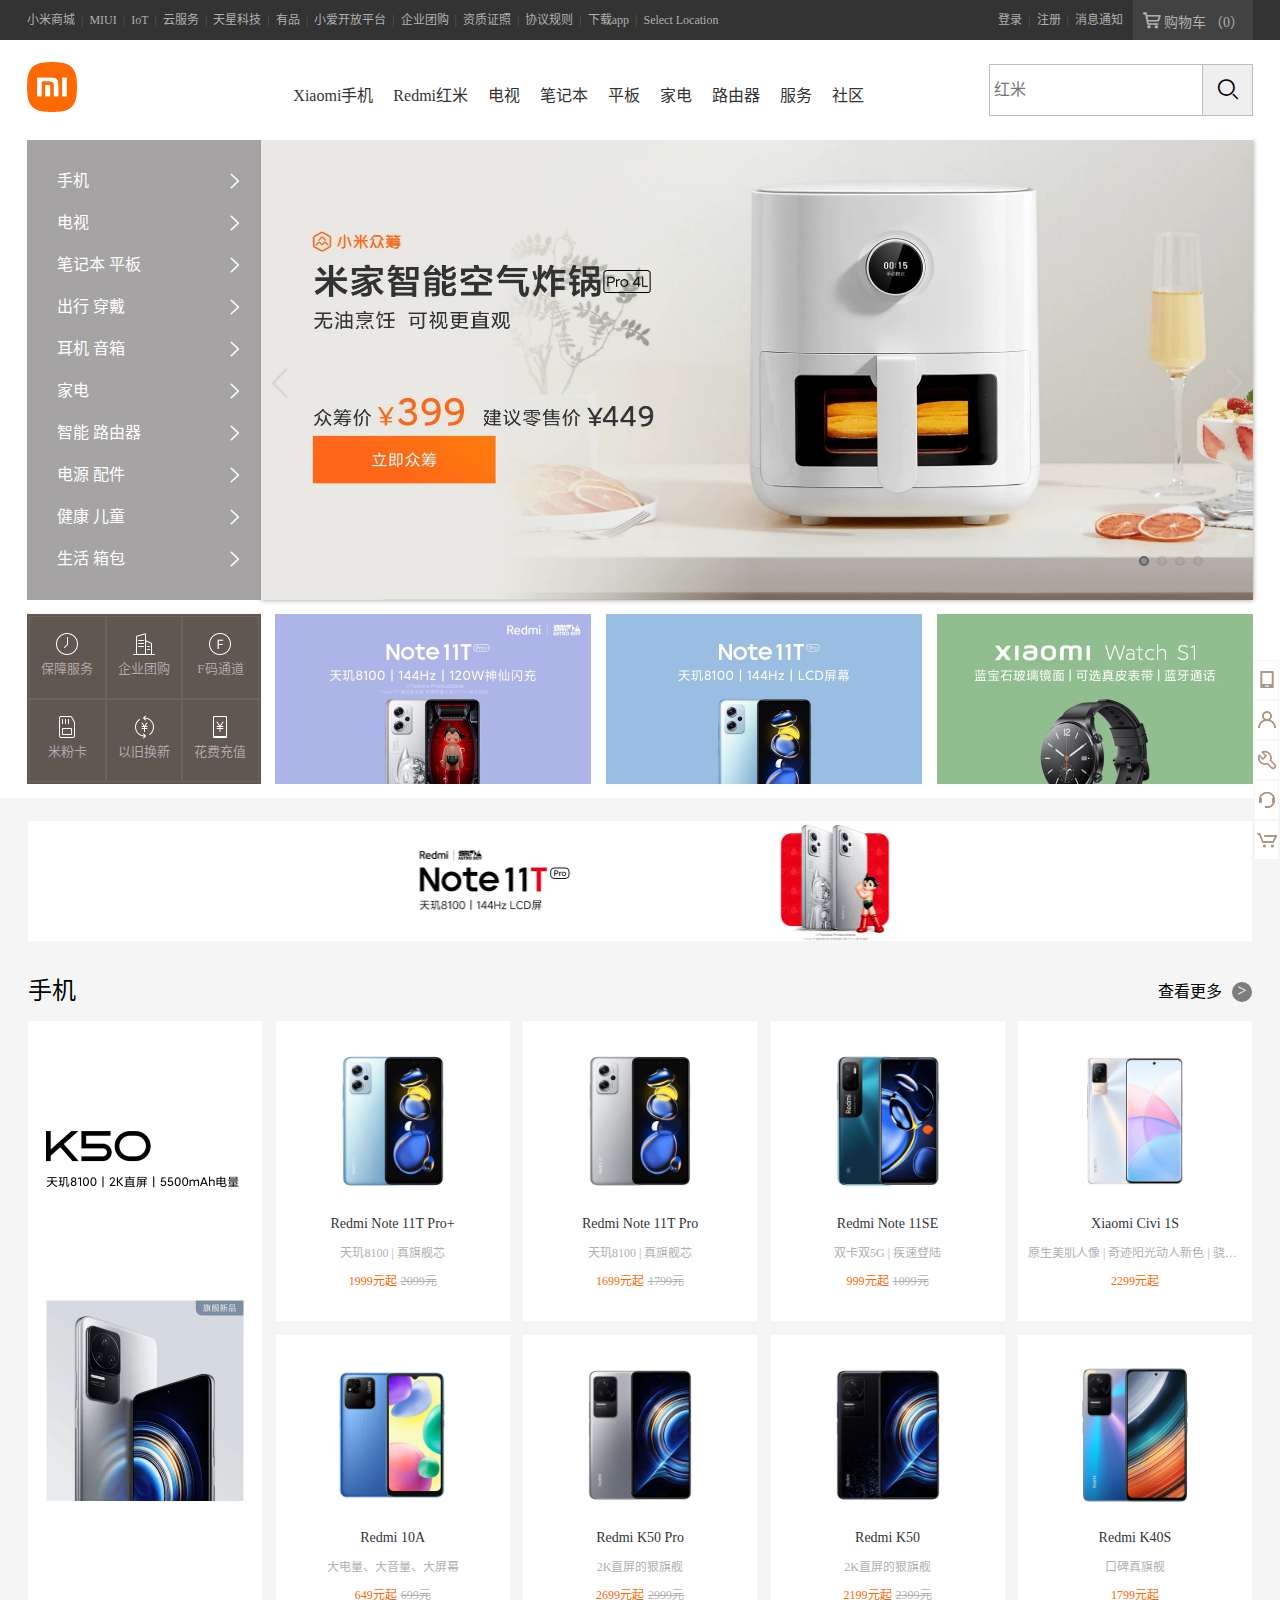
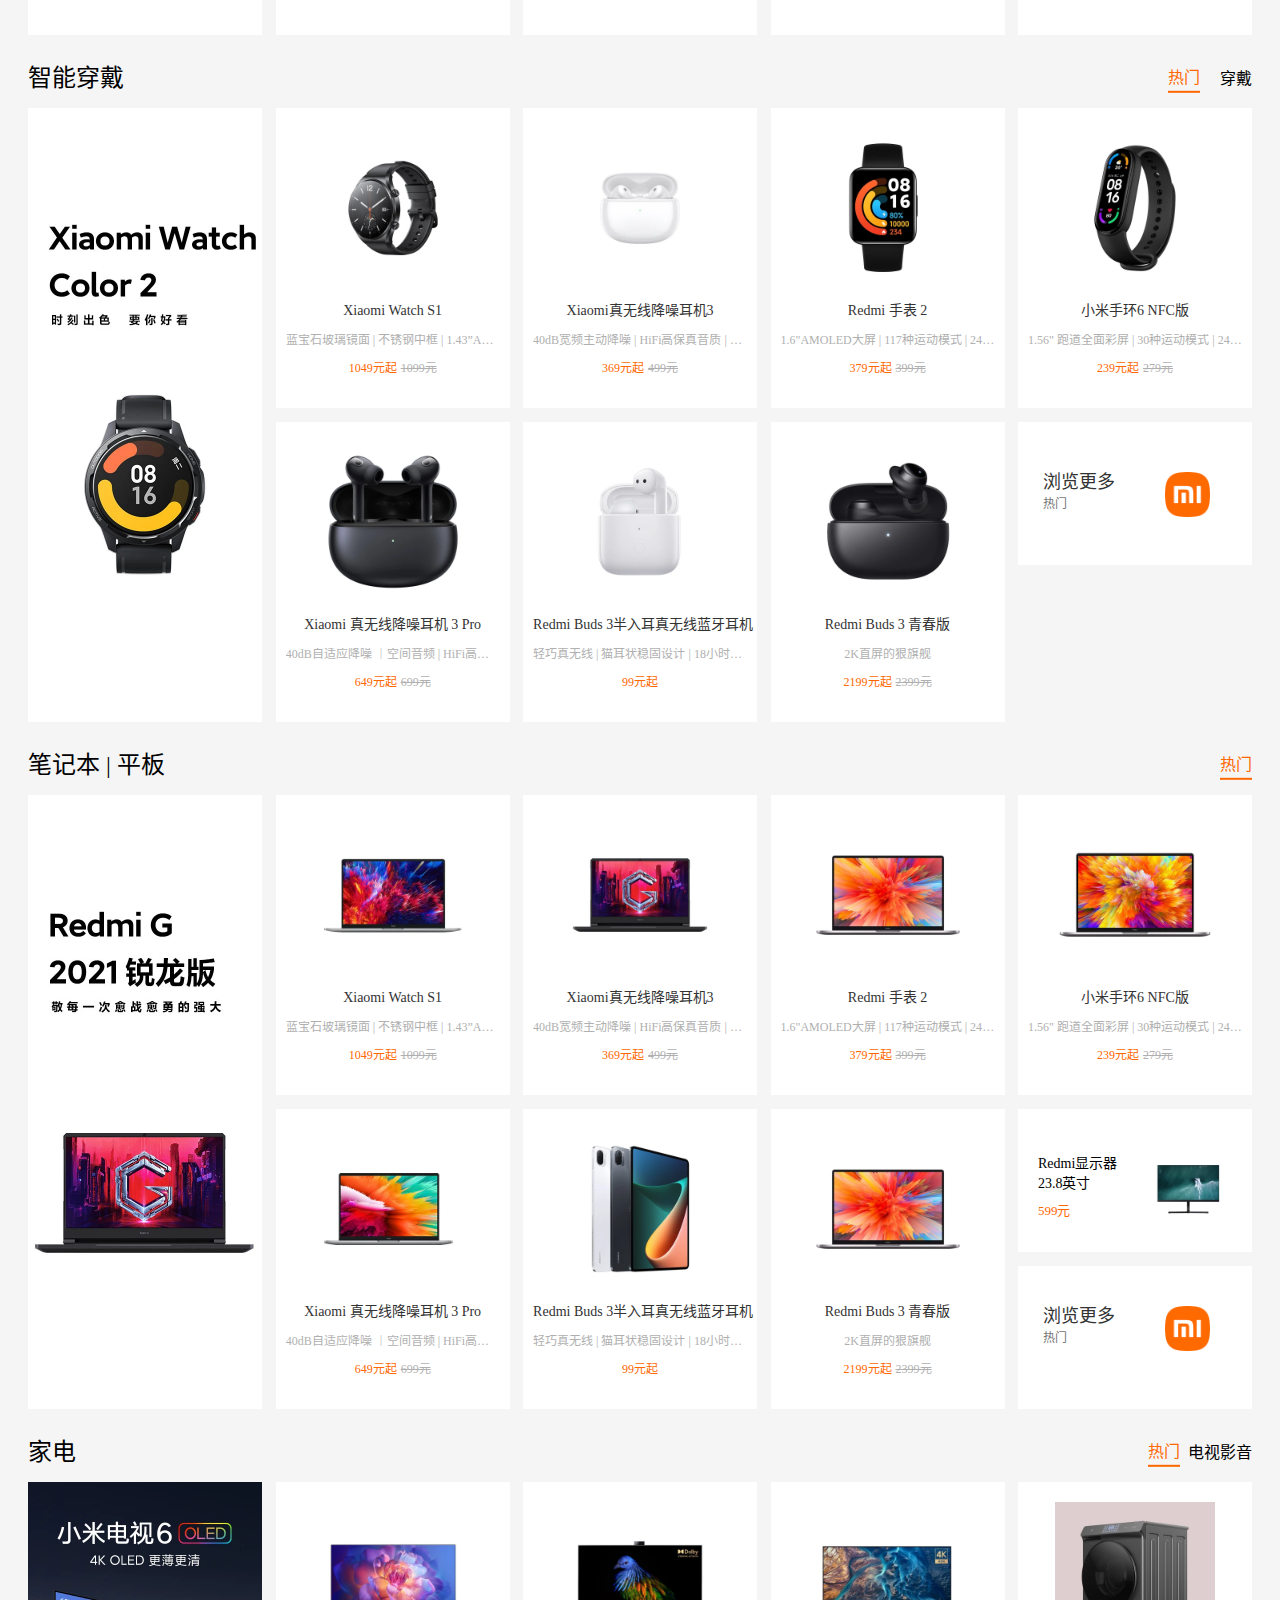
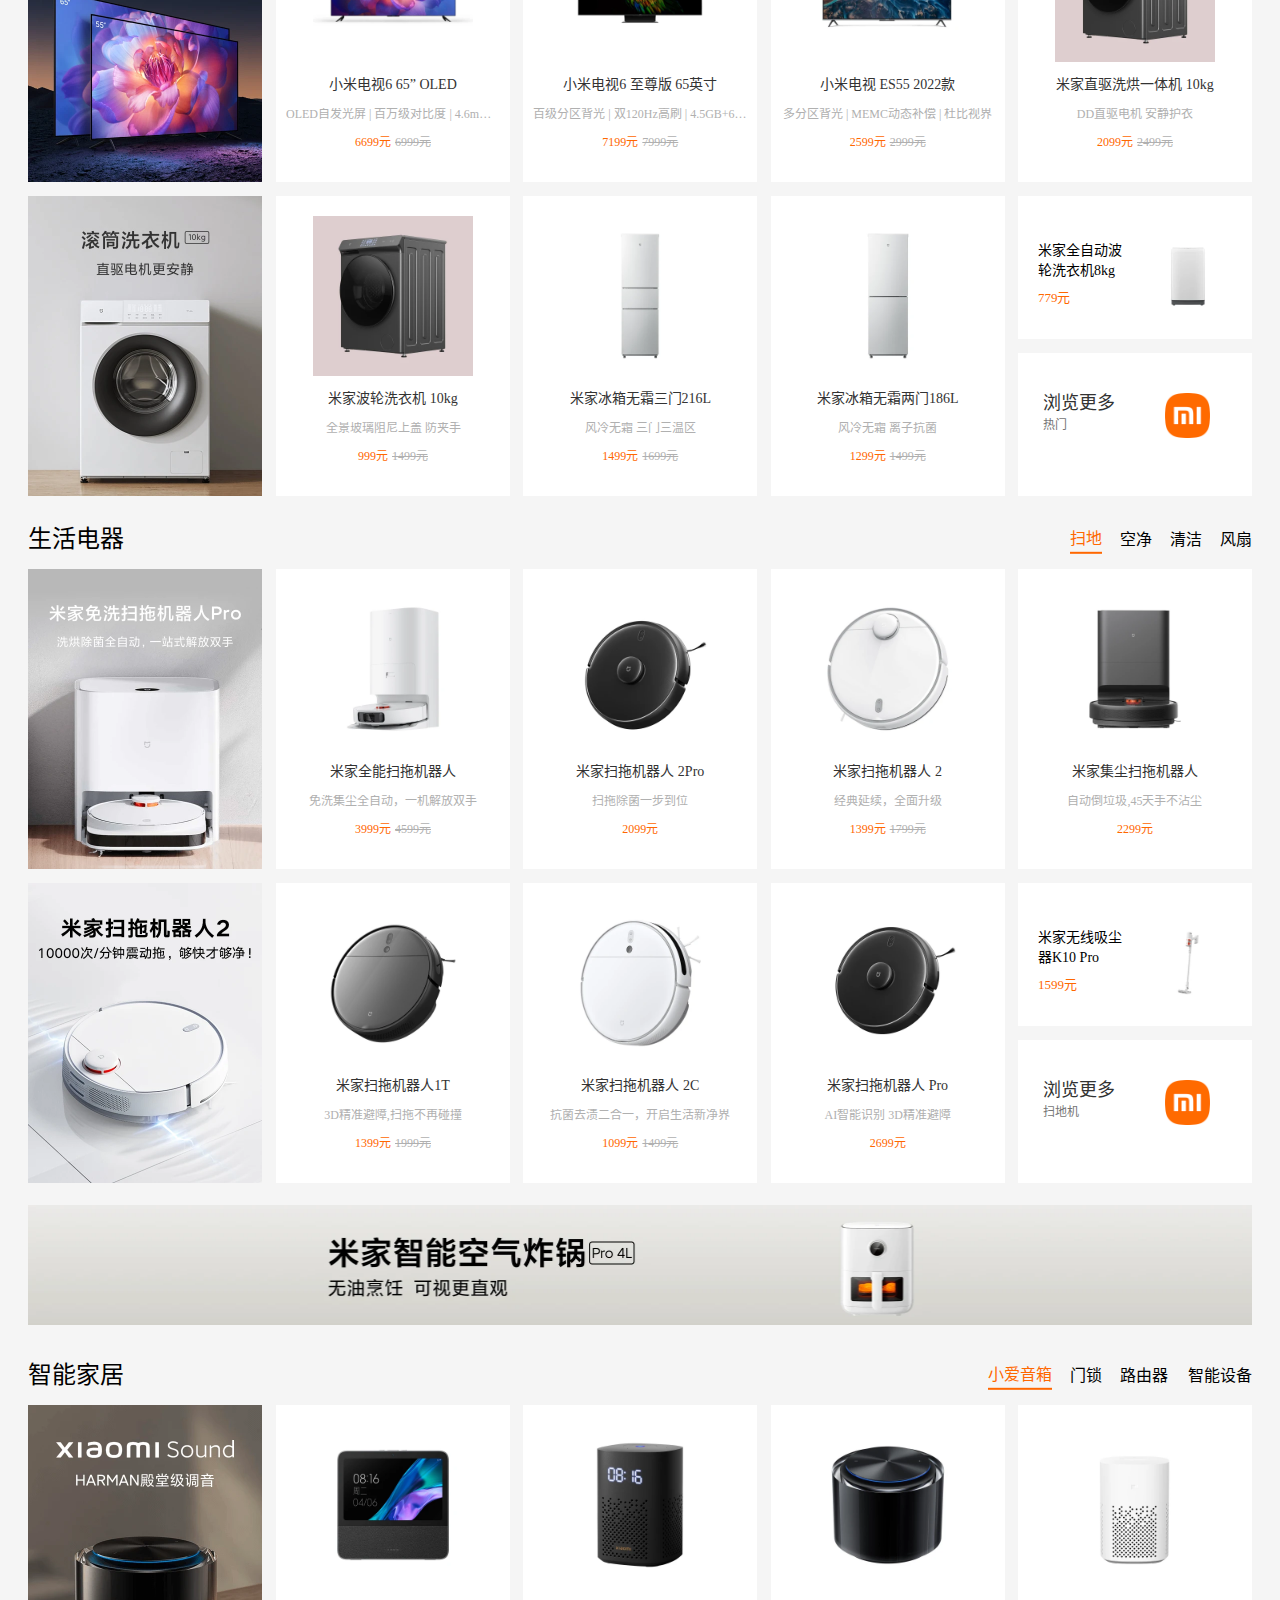
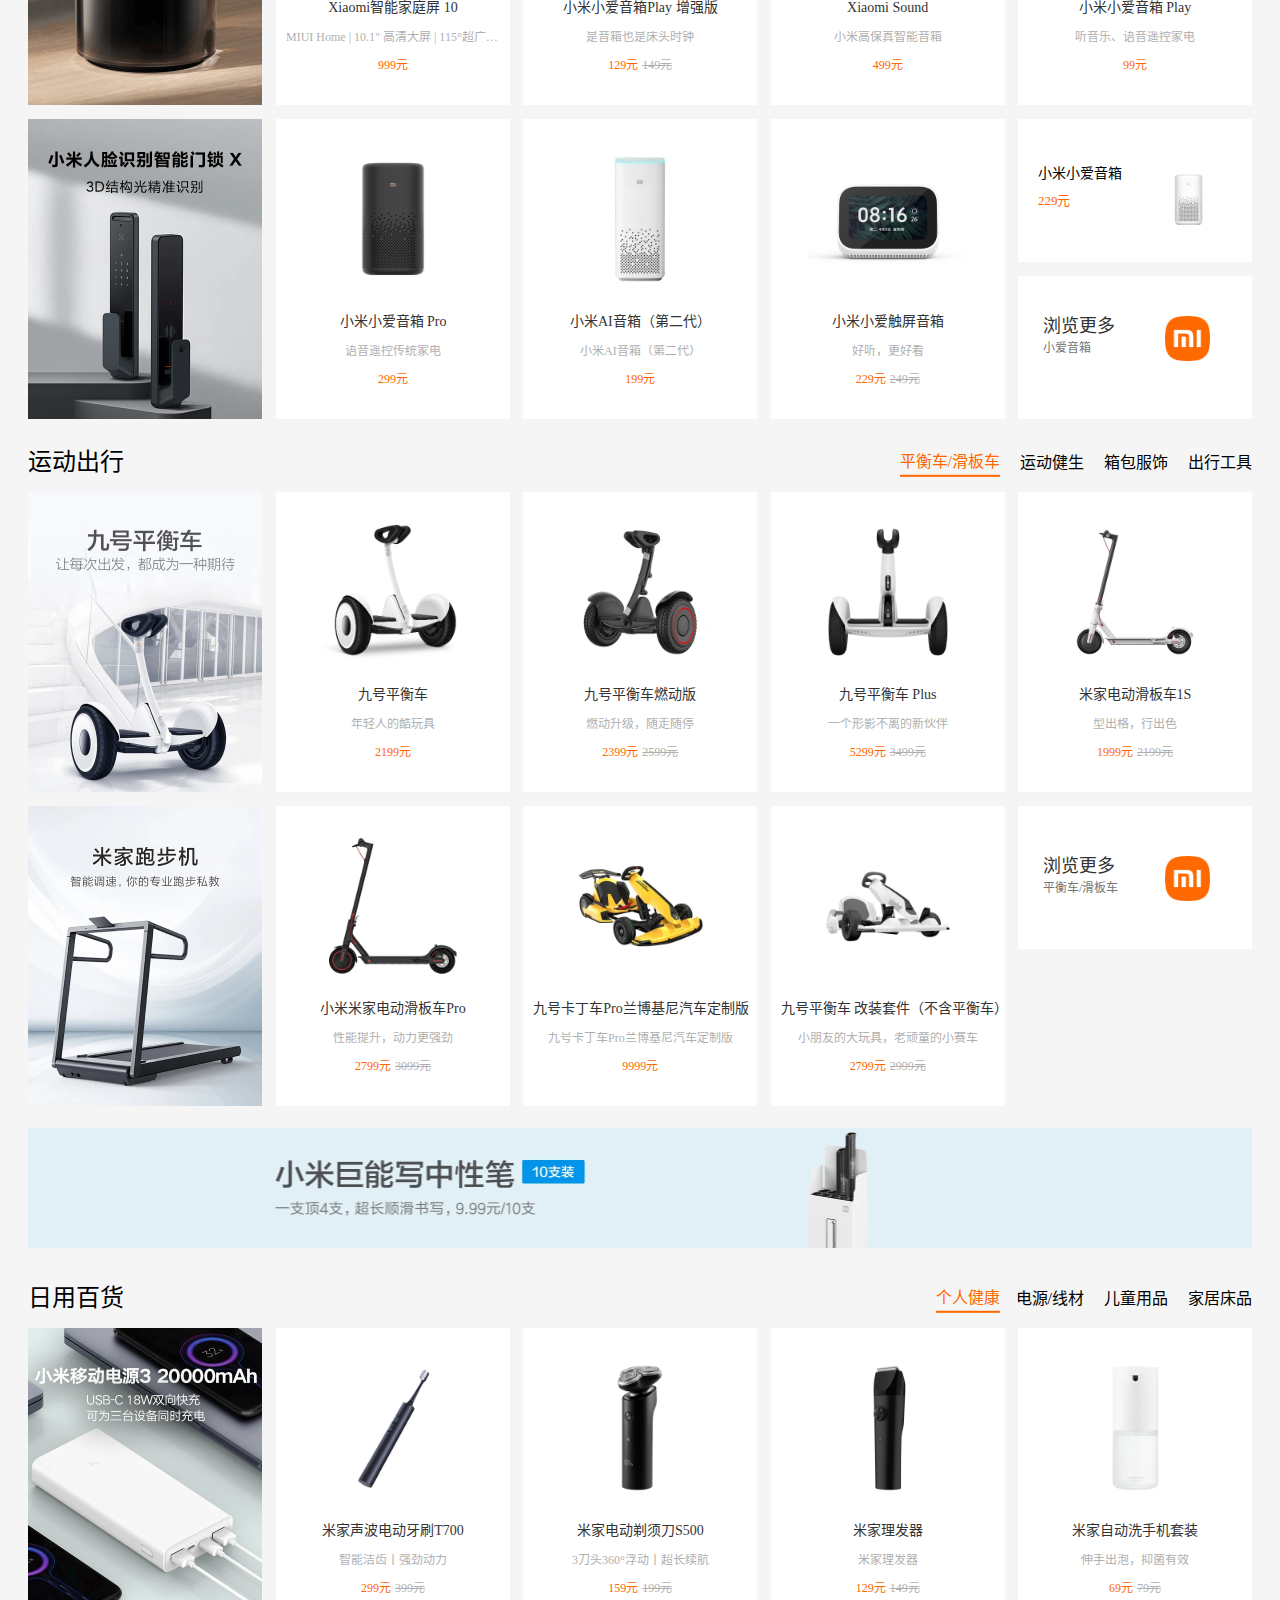
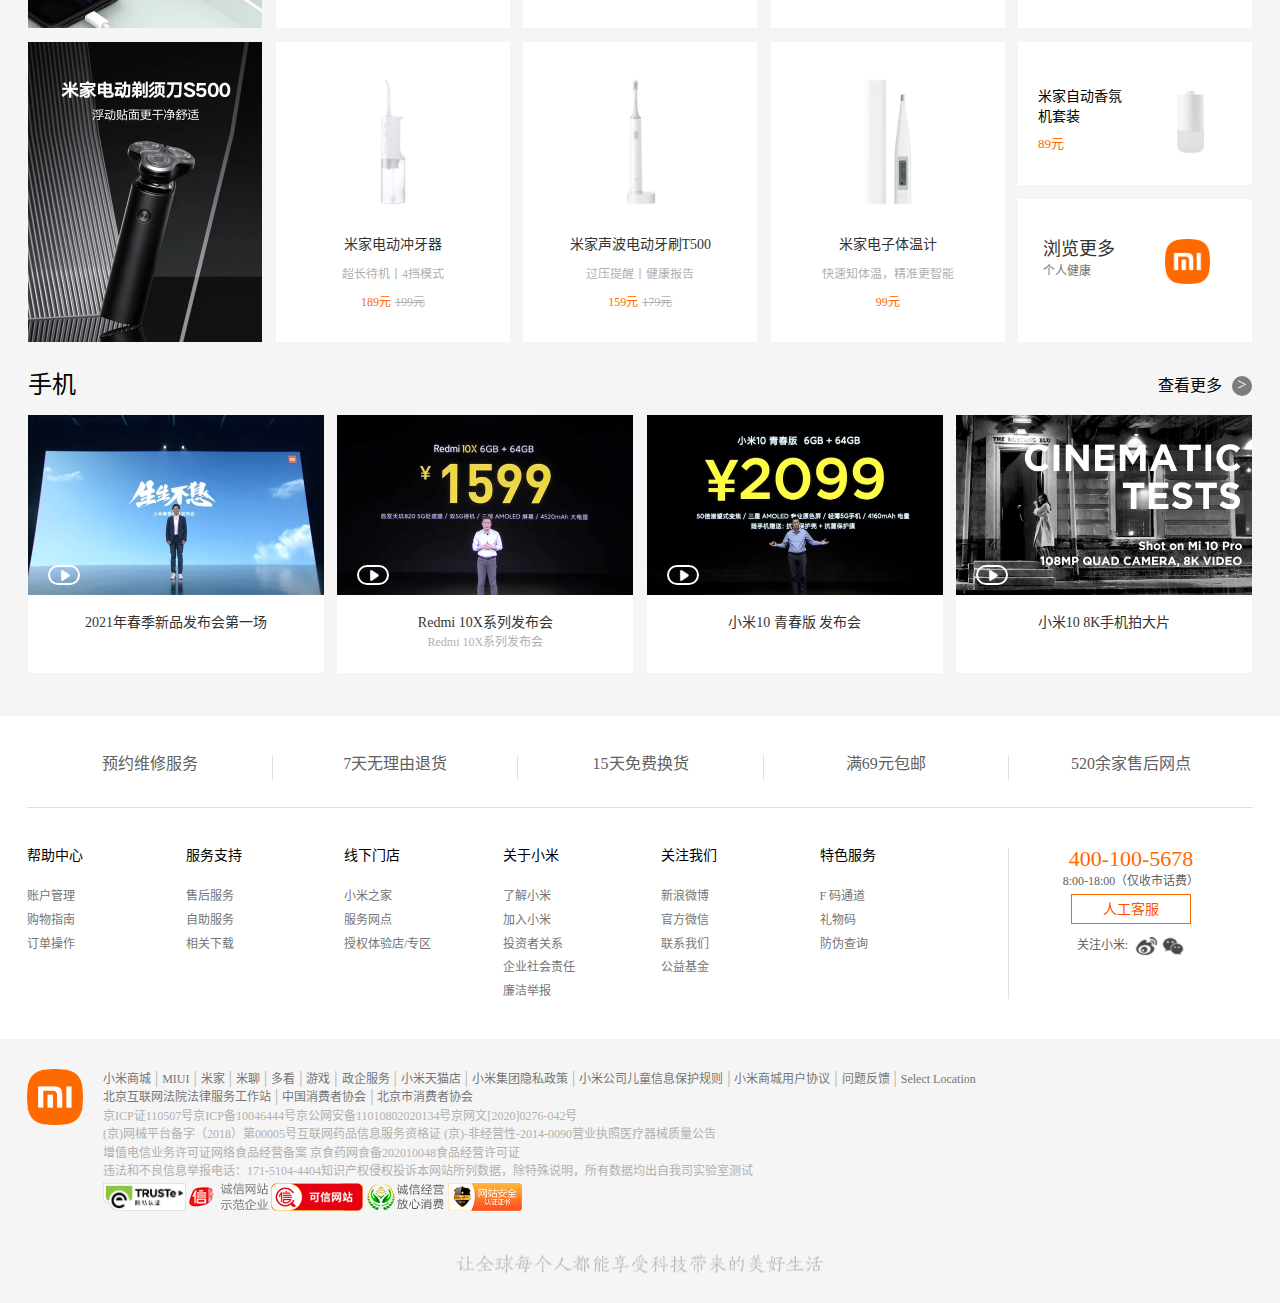
<file: index.html>
<!DOCTYPE html>
<html lang="zh-CN">

<head>
    <meta charset="UTF-8">
    <meta http-equiv="X-UA-Compatible" content="IE=edge">
    <meta name="viewport" content="width=device-width, initial-scale=1.0">
    <title>小米商城 - Xiaomi 11 Ultra、Redmi K40 Pro、MIX FOLD,小米电视官方网站</title>

    <!-- 初始化   -->
    <link rel="shortcut icon" href="初始化/favicon.ico" />
    <link rel="stylesheet" href="初始化/initial.css">

    <!-- css -->
    <link rel="stylesheet" href="css/swiper-bundle.min.css">
    <link rel="stylesheet" href="font/iconfont.css">
    <link rel="stylesheet" href="css/swiper.css">
    <link rel="stylesheet" href="css/index.css">

    <!-- js -->
    <script src="js/swiper-bundle.min.js"></script>
    <script src="js/jQuery.js"></script>
    <script src="js/swiper.js"></script>
    <script src="js/index.js"></script>


</head>

<body>
    <!-- 头部 -->
    <header>
        <!-- 头部导航栏 -->
        <nav class="head-nav">
            <div class="head-nav-body">
                <div class="topbar-nav">
                    <ul>
                        <li><span>小米商城</span></li>
                        <span>|</span>
                        <li><span>MIUI</span></li>
                        <span>|</span>
                        <li><span>IoT</span></li>
                        <span>|</span>
                        <li><span>云服务</span></li>
                        <span>|</span>
                        <li><span>天星科技</span></li>
                        <span>|</span>
                        <li><span>有品</span></li>
                        <span>|</span>
                        <li><span>小爱开放平台</span></li>
                        <span>|</span>
                        <li><span>企业团购</span></li>
                        <span>|</span>
                        <li><span>资质证照</span></li>
                        <span>|</span>
                        <li><span>协议规则</span></li>
                        <span>|</span>
                        <li><span>下载app</span>
                            <div class="app"><img src="img/DM_20220603112322_001.png" alt="">
                                <p>小米商城APP</p>
                            </div>
                        </li>
                        <span>|</span>
                        <li><span>Select Location</span></li>
                    </ul>
                </div>
                <div class="topbar-cart">
                    <li class="potn">
                        <div class="Cart">
                            <span class="iconfont">&#xf0179</span>
                            <span>购物车</span>
                            <span>（0）</span>
                        </div>
                        <div class="Cart-info">购物车中还没有商品，赶紧选购吧</div>
                    </li>
                </div>
                <div class="topbar-info">
                    <ul>
                        <li><span>登录</span></li>
                        <span>|</span>
                        <li><span>注册</span></li>
                        <span>|</span>
                        <li><span>消息通知</span></li>
                    </ul>
                </div>
            </div>
        </nav>

        <!-- 头部站点 -->
        <div class="site-header">
            <div class="site-header-body">
                <div class="loog"><img src="img/DM_20220603112322_332.png" alt=""></div>
                <div class="site-nav">
                    <ul>
                        <li>
                            <a href="javascript: void(0)">Xiaomi手机</a>
                        </li>
                        <li>
                            <a href="javascript: void(0)">Redmi红米</a>
                        </li>
                        <li>
                            <a href="javascript: void(0)">电视</a>
                        </li>
                        <li>
                            <a href="javascript: void(0)">笔记本</a>
                        </li>
                        <li>
                            <a href="javascript: void(0)">平板</a>
                        </li>
                        <li>
                            <a href="javascript: void(0)">家电</a>
                        </li>
                        <li>
                            <a href="javascript: void(0)">路由器</a>
                        </li>
                        <li>
                            <a href="javascript: void(0)">服务</a>
                        </li>
                        <li>
                            <a href="javascript: void(0)">社区</a>
                        </li>
                    </ul>
                </div>
                <div class="search">
                    <input type="text" placeholder="红米">
                    <button class="iconfont">&#xe603</button>
                </div>
            </div>
            <!-- tab栏 -->
            <div class="site-tab">
                <div class="site-tab-body">
                    <ul class="tab-ul">
                        <li class="tab-1">
                            <ul>
                                <li>
                                    <div><img src="img/DM_20220603112322_005.webp" alt=""></div>
                                    <span>
                                        <p>Xiaomi Civi 1S</p>
                                        <em>2299元起</em>
                                    </span>
                                </li>
                                <li>
                                    <div><img src="img/DM_20220603112322_013.webp" alt=""></div>
                                    <span>
                                        <p>Xiaomi 12 pro</p>
                                        <em>4199元起</em>
                                    </span>
                                </li>
                                <li>
                                    <div><img src="img/DM_20220603112322_014.webp" alt=""></div>
                                    <span>
                                        <p>Xiaomo 12</p>
                                        <em>3199元起</em>
                                    </span>
                                </li>
                                <li>
                                    <div><img src="img/DM_20220603112322_015.webp" alt=""></div>
                                    <span>
                                        <p>Xiaomi 12X</p>
                                        <em>2399元起</em>
                                    </span>
                                </li>
                                <li>
                                    <div><img src="img/DM_20220603112322_016.webp" alt=""></div>
                                    <span>
                                        <p>Xiaomi 11 青春活力版</p>
                                        <em>1799元起</em>
                                    </span>
                                </li>
                                <li style="border-right:1px solid #fff;">
                                    <div><img src="img/DM_20220603112322_021.webp" alt=""></div>
                                    <span>
                                        <p>Xiaomi Civi</p>
                                        <em>2299元起</em>
                                    </span>
                                </li>
                            </ul>
                        </li>
                        <li class="tab-2">
                            <ul>
                                <li>
                                    <div><img src="img/DM_20220603112322_002.webp" alt=""></div>
                                    <span>
                                        <p>Redmi Note 11T pro+</p>
                                        <em>1999元起</em>
                                    </span>
                                </li>
                                <li>
                                    <div><img src="img/DM_20220603112322_003.webp" alt=""></div>
                                    <span>
                                        <p>Redmi Note 11T pro</p>
                                        <em>1699元起</em>
                                    </span>
                                </li>
                                <li>
                                    <div><img src="img/DM_20220603112322_004.webp" alt=""></div>
                                    <span>
                                        <p>Redmi Note 11SE</p>
                                        <em>999元起</em>
                                    </span>
                                </li>
                                <li>
                                    <div><img src="img/DM_20220603112322_008.webp" alt=""></div>
                                    <span>
                                        <p>Redmi 10A</p>
                                        <em>649元起</em>
                                    </span>
                                </li>
                                <li>
                                    <div><img src="img/DM_20220603112322_009.webp" alt=""></div>
                                    <span>
                                        <p>Redmi K50 pro</p>
                                        <em>2699元起</em>
                                    </span>
                                </li>
                                <li style="border-right:1px solid #fff;">
                                    <div><img src="img/DM_20220603112322_010.webp" alt=""></div>
                                    <span>
                                        <p>Redmi K50</p>
                                        <em>2199元起</em>
                                    </span>
                                </li>
                            </ul>
                        </li>
                        <li class="tab-3">
                            <ul>
                                <li>
                                    <div><img src="img/DM_20220603112322_187.webp" alt=""></div>
                                    <span>
                                        <p>Redmi智能电视X55 2022</p>
                                        <em>2299元起</em>
                                    </span>
                                </li>
                                <li>
                                    <div><img src="img/DM_20220603112322_187.webp" alt=""></div>
                                    <span>
                                        <p>Redmi智能电视X65 2022</p>
                                        <em>2999元起</em>
                                    </span>
                                </li>
                                <li>
                                    <div><img src="img/DM_20220603112322_188.webp" alt=""></div>
                                    <span>
                                        <p>小米电视6 65" OLED</p>
                                        <em>6699元起</em>
                                    </span>
                                </li>
                                <li>
                                    <div><img src="img/DM_20220603112322_189.webp" alt=""></div>
                                    <span>
                                        <p>小米电视 大师 77" OLED</p>
                                        <em>17999元起</em>
                                    </span>
                                </li>
                                <li>
                                    <div><img src="img/DM_20220603112322_190.webp" alt=""></div>
                                    <span>
                                        <p>小米透明电视</p>
                                        <em>49999元起</em>
                                    </span>
                                </li>
                                <li style="border-right:1px solid #fff;">
                                    <div><img src="img/DM_20220603112322_191.webp" alt=""></div>
                                    <span>
                                        <p>小米电视 大师 65英寸OLED</p>
                                        <em>8999元起</em>
                                    </span>
                                </li>
                            </ul>
                        </li>
                        <li class="tab-4">
                            <ul>
                                <li>
                                    <div><img src="img/DM_20220603112322_192.webp" alt=""></div>
                                    <span>
                                        <p>RedmiBook Pro 14 2022锐龙版</p>
                                        <em>5299元起</em>
                                    </span>
                                </li>
                                <li>
                                    <div><img src="img/DM_20220603112322_193.webp" alt=""></div>
                                    <span>
                                        <p>RedmiBook Pro 15 2022锐龙版</p>
                                        <em>5499元起</em>
                                    </span>
                                </li>
                                <li>
                                    <div><img src="img/DM_20220603112322_194.webp" alt=""></div>
                                    <span>
                                        <p>RedmiBook Pro 14 锐龙版</p>
                                        <em>4699元起</em>
                                    </span>
                                </li>
                                <li>
                                    <div><img src="img/DM_20220603112322_192.webp" alt=""></div>
                                    <span>
                                        <p>Redmi Book Pro 14 2022</p>
                                        <em>5399元起</em>
                                    </span>
                                </li>
                                <li>
                                    <div><img src="img/DM_20220603112322_195.webp" alt=""></div>
                                    <span>
                                        <p>小米笔记本 Pro 14 锐龙版</p>
                                        <em>5499元起</em>
                                    </span>
                                </li>
                                <li style="border-right:1px solid #fff;">
                                    <div><img src="img/DM_20220603112322_196.webp" alt=""></div>
                                    <span>
                                        <p>Redmi G 2021 AMD锐龙版</p>
                                        <em>6499元起</em>
                                    </span>
                                </li>
                            </ul>
                        </li>
                        <li class="tab-5">
                            <ul>
                                <li>
                                    <div><img src="img/DM_20220603112322_197.webp" alt=""></div>
                                    <span>
                                        <p>小米平板5</p>
                                        <em>1799元起</em>
                                    </span>
                                </li>
                                <li>
                                    <div><img src="img/DM_20220603112322_198.webp" alt=""></div>
                                    <span>
                                        <p>小米平板5 Pro 5G</p>
                                        <em>3349元起</em>
                                    </span>
                                </li>
                                <li style="border-right:1px solid #fff;">
                                    <div><img src="img/DM_20220603112322_199.webp" alt=""></div>
                                    <span>
                                        <p>小米平板5 Pro</p>
                                        <em>2349元起</em>
                                    </span>
                                </li>
                            </ul>
                        </li>
                        <li class="tab-6">
                            <ul>
                                <li>
                                    <div><img src="img/DM_20220603112322_200.webp" alt=""></div>
                                    <span>
                                        <p>巨省电|米家空调 新一级 1.5匹</p>
                                        <em>2099元</em>
                                    </span>
                                </li>
                                <li>
                                    <div><img src="img/DM_20220603112322_201.webp" alt=""></div>
                                    <span>
                                        <p>巨省电 3匹|变频|新一级</p>
                                        <em>5499元</em>
                                    </span>
                                </li>
                                <li>
                                    <div><img src="img/DM_20220603112322_202.webp" alt=""></div>
                                    <span>
                                        <p>米家风冷对门冰箱 483L</p>
                                        <em>2399元</em>
                                    </span>
                                </li>
                                <li style="border-right:1px solid #fff;">
                                    <div><img src="img/DM_20220603112322_203.webp" alt=""></div>
                                    <span>
                                        <p>米家扫地机器人1T</p>
                                        <em>1399元</em>
                                    </span>
                                </li>
                            </ul>
                        </li>
                        <li class="tab-7">
                            <ul>
                                <li>
                                    <div><img src="img/DM_20220603112322_204.webp" alt=""></div>
                                    <span>
                                        <p>Redmi 电竞路由器 AX</p>
                                        <em>549元</em>
                                    </span>
                                </li>
                                <li>
                                    <div><img src="img/DM_20220603112322_205.webp" alt=""></div>
                                    <span>
                                        <p>小米路由器AX6000</p>
                                        <em>549元</em>
                                    </span>
                                </li>
                                <li>
                                    <div><img src="img/DM_20220603112322_206.webp" alt=""></div>
                                    <span>
                                        <p>小米路路由器AX9000</p>
                                        <em>999元</em>
                                    </span>
                                </li>
                                <li>
                                    <div><img src="img/DM_20220603112322_207.webp" alt=""></div>
                                    <span>
                                        <p>Redmi路由器AC2100</p>
                                        <em>189元</em>
                                    </span>
                                </li>
                                <li>
                                    <div><img src="img/DM_20220603112322_208.jpg" alt=""></div>
                                    <span>
                                        <p>小米路由器4A 千兆版</p>
                                        <em>129元</em>
                                    </span>
                                </li>
                                <li style="border-right:1px solid #fff;">
                                    <div><img src="img/DM_20220603112322_209.png" alt=""></div>
                                    <span>
                                        <p>查看全部</p>
                                        <em style="color:black">小米路由器</em>
                                    </span>
                                </li>
                            </ul>
                        </li>
                    </ul>
                </div>
            </div>
        </div>

        <!-- 侧拉tab栏 -->
        <div class="home-hero-container">
            <div class="tab-rotation">
                <div class="rotation-nav">
                    <ul>
                        <li>
                            <a href="javascript: void(0)">手机</a>
                        </li>
                        <li>
                            <a href="javascript: void(0)">电视</a>
                        </li>
                        <li>
                            <a href="javascript: void(0)">笔记本 平板</a>
                        </li>
                        <li>
                            <a href="javascript: void(0)">出行 穿戴</a>
                        </li>
                        <li>
                            <a href="javascript: void(0)">耳机 音箱</a>
                        </li>
                        <li>
                            <a href="javascript: void(0)">家电</a>
                        </li>
                        <li>
                            <a href="javascript: void(0)">智能 路由器</a>
                        </li>
                        <li>
                            <a href="javascript: void(0)">电源 配件</a>
                        </li>
                        <li>
                            <a href="javascript: void(0)">健康 儿童</a>
                        </li>
                        <li>
                            <a href="javascript: void(0)">生活 箱包</a>
                        </li>
                    </ul>
                </div>
                <div class="swiper-rotation">
                    <div class="swiper mySwiper">
                        <div class="swiper-wrapper swiper-no-swiping">
                            <div class="swiper-slide">
                                <img src="img/DM_20220603112322_210.png" />
                            </div>
                            <div class="swiper-slide">
                                <img src="img/DM_20220603112322_211.png" />
                            </div>
                            <div class="swiper-slide ">
                                <img src="img/DM_20220603112322_212.png" />
                            </div>
                            <div class="swiper-slide ">
                                <img src="img/DM_20220603112322_213.png" />
                            </div>
                        </div>
                        <div class="swiper-button-next"></div>
                        <div class="swiper-button-prev"></div>
                        <div class="swiper-pagination"></div>
                    </div>
                </div>
                <div class="side-tab">
                    <ul class="side-tab-ul">
                        <li class="tab-ul-1">
                            <ul>
                                <li>
                                    <ul>
                                        <li><img src="img/DM_20220603112322_002.webp" alt=""><span>Not 11T pro+</span></li>
                                        <li><img src="img/DM_20220603112322_003.webp" alt=""><span>Note 11T Pro</span></li>
                                        <li><img src="img/DM_20220603112322_004.webp" alt=""><span>NOte 11SE</span></li>
                                        <li><img src="img/DM_20220603112322_005.webp" alt=""><span>Xiaomi Civi 1S</span></li>
                                        <li><img src="img/DM_20220603112322_006.webp" alt=""><span>黑鲨5 Pro</span></li>
                                        <li><img src="img/DM_20220603112322_007.webp" alt=""><span>黑鲨5</span></li>
                                    </ul>
                                </li>
                                <li>
                                    <ul>
                                        <li><img src="img/DM_20220603112322_008.webp" alt=""><span>Redmi 10A</span></li>
                                        <li><img src="img/DM_20220603112322_009.webp" alt=""><span>Redmi K50 Pro</span></li>
                                        <li><img src="img/DM_20220603112322_010.webp" alt=""><span>Redmi K50</span></li>
                                        <li><img src="img/DM_20220603112322_011.webp" alt=""><span>Redmi K40S</span></li>
                                        <li><img src="img/DM_20220603112322_012.webp" alt=""><span>Redmi K50 电竞版</span></li>
                                        <li><img src="img/DM_20220603112322_013.webp" alt=""><span>Xiaomi 12 Pro</span></li>
                                    </ul>
                                </li>
                                <li>
                                    <ul>
                                        <li><img src="img/DM_20220603112322_014.webp" alt=""><span>Xiaomi 12</span></li>
                                        <li><img src="img/DM_20220603112322_015.webp" alt=""><span>Xioami 12X</span></li>
                                        <li><img src="img/DM_20220603112322_016.webp" alt=""><span>Xiaomi 11 青春华丽版</span></li>
                                        <li><img src="img/DM_20220603112322_017.webp" alt=""><span>Note 11 Pro 系列</span></li>
                                        <li><img src="img/DM_20220603112322_018.webp" alt=""><span>Note 11 4G</span></li>
                                        <li><img src="img/DM_20220603112322_019.webp" alt=""><span>Note 11 5G</span></li>
                                    </ul>
                                </li>
                                <li>
                                    <ul>
                                        <li><img src="img/DM_20220603112322_020.webp" alt=""><span>Redmi K40</span></li>
                                        <li><img src="img/DM_20220603112322_021.webp" alt=""><span>Xiaomi Civi</span></li>
                                        <li><img src="img/DM_20220603112322_022.webp" alt=""><span>xiaomi MIX 4</span></li>
                                        <li><img src="img/DM_20220603112322_023.webp" alt=""><span>xiaomi MIX FOLD</span></li>
                                        <li><img src="img/DM_20220603112322_024.webp" alt=""><span>Xiaomi 11 Utra</span></li>
                                        <li><img src="img/DM_20220603112322_025.webp" alt=""><span>Xiaomi 11</span></li>
                                    </ul>
                                </li>
                            </ul>
                        </li>
                        <li class="tab-ul-2">
                            <ul>
                                <li>
                                    <ul>
                                        <li><img src="img/DM_20220603112322_026.webp" alt=""><span>REdmi X65 2022款</span></li>
                                        <li><img src="img/DM_20220603112322_027.webp" alt=""><span>小米拍拍4K高清投屏器</span></li>
                                        <li><img src="img/DM_20220603112322_026.webp" alt=""><span>Redim X55 2022款</span></li>
                                        <li><img src="img/DM_20220603112322_028.webp" alt=""><span>小米电视6 55” OLED</span></li>
                                        <li><img src="img/DM_20220603112322_028.webp" alt=""><span>小米电视6 55” OLED</span></li>
                                        <li><img src="img/DM_20220603112322_029.webp" alt=""><span>小米电视 大师 77” OLED</span></li>
                                    </ul>
                                </li>
                                <li>
                                    <ul>
                                        <li><img src="img/DM_20220603112322_030.webp" alt=""><span>小米电视6 至尊版 55英寸</span></li>
                                        <li><img src="img/DM_20220603112322_030.webp" alt=""><span>小米电视6 至尊版 65英寸</span></li>
                                        <li><img src="img/DM_20220603112322_030.webp" alt=""><span>小米电视6 至尊版 75英寸</span></li>
                                        <li><img src="img/DM_20220603112322_031.webp" alt=""><span>小米电视 ES43 2022款</span></li>
                                        <li><img src="img/DM_20220603112322_031.webp" alt=""><span>小米电视 ES55 2022款</span></li>
                                        <li><img src="img/DM_20220603112322_031.webp" alt=""><span>小米电视 ES65 2022款</span></li>
                                    </ul>
                                </li>
                                <li>
                                    <ul>
                                        <li><img src="img/DM_20220603112322_031.webp" alt=""><span>小米电视 ES75 2022款</span></li>
                                        <li><img src="img/DM_20220603112322_032.webp" alt=""><span>金属全面屏电视</span></li>
                                        <li><img src="img/DM_20220603112322_033.webp" alt=""><span>大师电视 65英寸 OLED</span></li>
                                        <li><img src="img/DM_20220603112322_034.webp" alt=""><span>小米电视4A 60英寸</span></li>
                                        <li><img src="img/DM_20220603112322_035.webp" alt=""><span>Redmi 智能电视 X55</span></li>
                                        <li><img src="img/DM_20220603112322_036.jpg" alt=""><span>小米全面屏电视</span></li>
                                    </ul>
                                </li>
                                <li>
                                    <ul>
                                        <li><img src="img/DM_20220603112322_037.webp" alt=""><span>米家激光投影仪</span></li>
                                        <li><img src="img/DM_20220603112322_038.webp" alt=""><span>Redmi 智能电视 MAX98”</span></li>
                                        <li><img src="img/DM_20220603112322_039.webp" alt=""><span>小米电视5 75英寸</span></li>
                                        <li><img src="img/DM_20220603112322_040.webp" alt=""><span>小米电视4A 70英寸</span></li>
                                        <li><img src="img/DM_20220603112322_041.webp" alt=""><span>小米电视4S 75英寸</span></li>
                                        <li><img src="img/DM_20220603112322_042.webp" alt=""><span>激光投影电视</span></li>
                                    </ul>
                                </li>
                            </ul>
                        </li>
                        <li class="tab-ul-3">
                            <ul>
                                <li>
                                    <ul>
                                        <li><img src="img/DM_20220603112322_043.webp" alt=""><span>RedmiBook Pro14 2022</span></li>
                                        <li><img src="img/DM_20220603112322_044.webp" alt=""><span>RedmiBook Pro15 2022</span></li>
                                        <li><img src="img/DM_20220603112322_045.webp" alt=""><span>RedmiBook Pro14 增强版</span></li>
                                        <li><img src="img/DM_20220603112322_046.webp" alt=""><span>小米笔记本 Pro 14 锐龙版</span></li>
                                        <li><img src="img/DM_20220603112322_047.webp" alt=""><span>RedmiBook Pro 15 增强版</span></li>
                                        <li><img src="img/DM_20220603112322_048.webp" alt=""><span>小米笔记本 Pro X 14</span></li>
                                    </ul>
                                </li>
                                <li>
                                    <ul>
                                        <li><img src="img/DM_20220603112322_049.webp" alt=""><span>Redmi G 2021 intel版</span></li>
                                        <li><img src="img/DM_20220603112322_050.webp" alt=""><span>Redmi G 2021 AMD版</span></li>
                                        <li><img src="img/DM_20220603112322_051.webp" alt=""><span>小米平板5</span></li>
                                        <li><img src="img/DM_20220603112322_052.webp" alt=""><span>小米平板5 Pro</span></li>
                                        <li><img src="img/DM_20220603112322_052.webp" alt=""><span>小米平板5 Pro 5G</span></li>
                                        <li><img src="img/DM_20220603112322_054.webp" alt=""><span>小米笔记本 Pro 14 增强版</span></li>
                                    </ul>
                                </li>
                                <li>
                                    <ul>
                                        <li><img src="img/DM_20220603112322_055.webp" alt=""><span>小米笔记本 Pro 15 增强版</span></li>
                                        <li><img src="img/DM_20220603112322_056.webp" alt=""><span>小米笔记本 Pro X 15</span></li>
                                        <li><img src="img/DM_20220603112322_045.webp" alt=""><span>RedmiBook Pro 14 锐龙版</span></li>
                                        <li><img src="img/DM_20220603112322_047.webp" alt=""><span>RedmiBook Pro 15 锐龙版</span></li>
                                        <li><img src="img/DM_20220603112322_057.webp" alt=""><span>小米笔记本 Pro 15 锐龙版</span></li>
                                        <li><img src="img/DM_20220603112322_057.webp" alt=""><span>小米笔记本Pro 15</span></li>
                                    </ul>
                                </li>
                                <li>
                                    <ul>
                                        <li><img src="img/DM_20220603112322_054.webp" alt=""><span>小米笔记本Pro 14</span></li>
                                        <li><img src="img/DM_20220603112322_058.webp" alt=""><span>RedmiBook Air 13</span></li>
                                        <li><img src="img/DM_20220603112322_059.webp" alt=""><span>键鼠套装</span></li>
                                        <li><img src="img/DM_20220603112322_060.png" alt=""><span>鼠标</span></li>
                                        <!-- <li><img src="img/DM_20220603112322_041.webp" alt=""><span>小米电视4S 75英寸</span></li>
                                        <li><img src="img/DM_20220603112322_042.webp" alt=""><span>激光投影电视</span></li> -->
                                    </ul>
                                </li>
                            </ul>
                        </li>
                        <li class="tab-ul-4">
                            <ul>
                                <li>
                                    <ul>
                                        <li><img src="img/DM_20220603112322_061.webp" alt=""><span>小米手环7 NFC版</span></li>
                                        <li><img src="img/DM_20220603112322_061.webp" alt=""><span>小米手环7</span></li>
                                        <li><img src="img/DM_20220603112322_062.webp" alt=""><span>Xiaomi Watch S1</span></li>
                                        <li><img src="img/DM_20220603112322_063.webp" alt=""><span>Xiaomi Watch Color 2</span></li>
                                        <li><img src="img/DM_20220603112322_064.webp" alt=""><span>Redmi 手表 2</span></li>
                                        <li><img src="img/DM_20220603112322_065.webp" alt=""><span>小米手环6 NFC版</span></li>
                                    </ul>
                                </li>
                                <li>
                                    <ul>
                                        <li><img src="img/DM_20220603112322_065.webp" alt=""><span>小米手环6 标准版</span></li>
                                        <li><img src="img/DM_20220603112322_066.webp" alt=""><span>小米手环5NFC</span></li>
                                        <li><img src="img/DM_20220603112322_067.jpg" alt=""><span>平衡车</span></li>
                                        <li><img src="img/DM_20220603112322_068.webp" alt=""><span>自行车</span></li>
                                        <li><img src="img/DM_20220603112322_069.jpg" alt=""><span>滑板车</span></li>
                                        <li><img src="img/DM_20220603112322_070.webp" alt=""><span>车载充电器</span></li>
                                    </ul>
                                </li>
                                <li>
                                    <ul>
                                        <li><img src="img/DM_20220603112322_071.jpg" alt=""><span>智能记录仪</span></li>
                                        <li><img src="img/DM_20220603112322_072.webp" alt=""><span>充电宝</span></li>
                                        <li><img src="img/DM_20220603112322_073.webp" alt=""><span>石英表</span></li>
                                        <!-- <li><img src="img/DM_20220603112322_047.webp" alt=""><span>RedmiBook Pro 15 锐龙版</span></li>
                                        <li><img src="img/DM_20220603112322_057.webp" alt=""><span>小米笔记本 Pro 15 锐龙版</span></li>
                                        <li><img src="img/DM_20220603112322_057.webp" alt=""><span>小米笔记本Pro 15</span></li> -->
                                    </ul>
                                </li>
                            </ul>
                        </li>
                        <li class="tab-ul-5">
                            <ul>
                                <li>
                                    <ul>
                                        <li><img src="img/DM_20220603112322_074.webp" alt=""><span>Redmi Buds 4 Pro</span></li>
                                        <li><img src="img/DM_20220603112322_075.webp" alt=""><span>Redmi Buds 4</span></li>
                                        <li><img src="img/DM_20220603112322_076.webp" alt=""><span>Xiaomi 真无线降噪耳机 3</span></li>
                                        <li><img src="img/DM_20220603112322_077.webp" alt=""><span>Redmi Buds 3 青春版</span></li>
                                        <li><img src="img/DM_20220603112322_078.webp" alt=""><span>Redmi Buds 3</span></li>
                                        <li><img src="img/DM_20220603112322_079.webp" alt=""><span>Xiaomi Sound</span></li>
                                    </ul>
                                </li>
                                <li>
                                    <ul>
                                        <li><img src="img/DM_20220603112322_080.webp" alt=""><span>小爱触屏音响Pro 8</span></li>
                                        <li><img src="img/DM_20220603112322_081.webp" alt=""><span>Redmi小爱触屏音箱 8</span></li>
                                        <li><img src="img/DM_20220603112322_082.webp" alt=""><span>小米音响 Pro</span></li>
                                        <li><img src="img/DM_20220603112322_083.webp" alt=""><span>小米小爱音箱</span></li>
                                        <li><img src="img/DM_20220603112322_084.jpg" alt=""><span>小米小爱音箱 Play</span></li>
                                        <li><img src="img/DM_20220603112322_085.jpg" alt=""><span>小米小爱触屏音箱</span></li>
                                    </ul>
                                </li>
                                <li>
                                    <ul>
                                        <li><img src="img/DM_20220603112322_086.webp" alt=""><span>Redmi音箱</span></li>
                                        <li><img src="img/DM_20220603112322_087.jpg" alt=""><span>线控耳机</span></li>
                                        <li><img src="img/DM_20220603112322_088.webp" alt=""><span>蓝牙耳机</span></li>
                                        <li><img src="img/DM_20220603112322_089.jpg" alt=""><span>头戴耳机</span></li>
                                        <li><img src="img/DM_20220603112322_090.jpg" alt=""><span>品牌耳机</span></li>
                                        <li><img src="img/DM_20220603112322_091.webp" alt=""><span>蓝牙音箱</span></li>
                                    </ul>
                                </li>
                                <li>
                                    <ul>
                                        <li><img src="img/DM_20220603112322_092.jpg" alt=""><span>小米AI音箱</span></li>
                                        <li><img src="img/DM_20220603112322_093.jpg" alt=""><span>小米小爱音箱HD</span></li>
                                        <li><img src="img/DM_20220603112322_094.jpg" alt=""><span>K歌耳机</span></li>
                                        <!-- <li><img src="img/DM_20220603112322_060.png" alt=""><span>鼠标</span></li> -->
                                        <!-- <li><img src="img/DM_20220603112322_041.webp" alt=""><span>小米电视4S 75英寸</span></li>
                                        <li><img src="img/DM_20220603112322_042.webp" alt=""><span>激光投影电视</span></li> -->
                                    </ul>
                                </li>
                            </ul>
                        </li>
                        <li class="tab-ul-6">
                            <ul>
                                <li>
                                    <ul>
                                        <li><img src="img/DM_20220603112322_095.webp" alt=""><span>冰箱</span></li>
                                        <li><img src="img/DM_20220603112322_096.png" alt=""><span>立式空调</span></li>
                                        <li><img src="img/DM_20220603112322_097.png" alt=""><span>壁挂空调</span></li>
                                        <li><img src="img/DM_20220603112322_098.webp" alt=""><span>滚筒洗衣机</span></li>
                                        <li><img src="img/DM_20220603112322_099.webp" alt=""><span>波轮洗衣机</span></li>
                                        <li><img src="img/DM_20220603112322_100.jpg" alt=""><span>净水器</span></li>
                                    </ul>
                                </li>
                                <li>
                                    <ul>
                                        <li><img src="img/DM_20220603112322_101.webp" alt=""><span>微波炉</span></li>
                                        <li><img src="img/DM_20220603112322_102.webp" alt=""><span>电烤箱</span></li>
                                        <li><img src="img/DM_20220603112322_103.jpg" alt=""><span>扫地机器人</span></li>
                                        <li><img src="img/DM_20220603112322_104.jpg" alt=""><span>吸尘器</span></li>
                                        <li><img src="img/DM_20220603112322_105.jpg" alt=""><span>空气净化器</span></li>
                                        <li><img src="img/DM_20220603112322_106.jpg" alt=""><span>电饭煲</span></li>
                                    </ul>
                                </li>
                                <li>
                                    <ul>
                                        <li><img src="img/DM_20220603112322_107.jpg" alt=""><span>电磁炉</span></li>
                                        <li><img src="img/DM_20220603112322_108.jpg" alt=""><span>电水壶</span></li>
                                        <li><img src="img/DM_20220603112322_109.jpg" alt=""><span>滤水壶</span></li>
                                        <li><img src="img/DM_20220603112322_110.png" alt=""><span>落地风扇</span></li>
                                        <li><img src="img/DM_20220603112322_111.png" alt=""><span>投影仪</span></li>
                                        <li><img src="img/DM_20220603112322_112.jpg" alt=""><span>灯具</span></li>
                                    </ul>
                                </li>
                                <li>
                                    <ul>
                                        <li><img src="img/DM_20220603112322_113.jpg" alt=""><span>插线板</span></li>
                                        <li><img src="img/DM_20220603112322_114.jpg" alt=""><span>新风扇</span></li>
                                        <li><img src="img/DM_20220603112322_115.jpg" alt=""><span>电暖器</span></li>
                                        <li><img src="img/DM_20220603112322_116.jpg" alt=""><span>电压力锅</span></li>
                                        <li><img src="img/DM_20220603112322_117.jpg" alt=""><span>料理机</span></li>
                                        <li><img src="img/DM_20220603112322_118.jpg" alt=""><span>电煮壶</span></li>
                                    </ul>
                                </li>
                            </ul>
                        </li>
                        <li class="tab-ul-7">
                            <ul>
                                <li>
                                    <ul>
                                        <li><img src="img/DM_20220603112322_119.webp" alt=""><span>CyberDog</span></li>
                                        <li><img src="img/DM_20220603112322_120.webp" alt=""><span>MIJIA K歌麦克风</span></li>
                                        <li><img src="img/DM_20220603112322_121.jpg" alt=""><span>打印机</span></li>
                                        <li><img src="img/DM_20220603112322_122.webp" alt=""><span>喷墨打印机</span></li>
                                        <li><img src="img/DM_20220603112322_123.webp" alt=""><span>喷墨打印机墨水</span></li>
                                        <li><img src="img/DM_20220603112322_124.webp" alt=""><span>小米路由器</span></li>
                                    </ul>
                                </li>
                                <li>
                                    <ul>
                                        <li><img src="img/DM_20220603112322_125.webp" alt=""><span>智能家庭</span></li>
                                        <li><img src="img/DM_20220603112322_126.jpg" alt=""><span>对讲机</span></li>
                                        <li><img src="img/DM_20220603112322_127.jpg" alt=""><span>摄像机</span></li>
                                        <li><img src="img/DM_20220603112322_128.jpg" alt=""><span>智能门锁</span></li>
                                        <li><img src="img/DM_20220603112322_129.jpg" alt=""><span>视频门铃</span></li>
                                        <li><img src="img/DM_20220603112322_130.png" alt=""><span>小爱老师</span></li>
                                    </ul>
                                </li>
                                <li>
                                    <ul>
                                        <li><img src="img/DM_20220603112322_131.webp" alt=""><span>Redmi路由器</span></li>
                                        <li><img src="img/DM_20220603112322_132.webp" alt=""><span>小爱音箱</span></li>
                                        <!-- <li><img src="img/DM_20220603112322_073.webp" alt=""><span></span></li> -->
                                        <!-- <li><img src="img/DM_20220603112322_047.webp" alt=""><span>RedmiBook Pro 15 锐龙版</span></li>
                                        <li><img src="img/DM_20220603112322_057.webp" alt=""><span>小米笔记本 Pro 15 锐龙版</span></li>
                                        <li><img src="img/DM_20220603112322_057.webp" alt=""><span>小米笔记本Pro 15</span></li> -->
                                    </ul>
                                </li>
                            </ul>
                        </li>
                        <li class="tab-ul-8">
                            <ul>
                                <li>
                                    <ul>
                                        <li><img src="img/DM_20220603112322_133.webp" alt=""><span>移动电源</span></li>
                                        <li><img src="img/DM_20220603112322_134.jpg" alt=""><span>数据线</span></li>
                                        <li><img src="img/DM_20220603112322_135.webp" alt=""><span>充电器</span></li>
                                        <li><img src="img/DM_20220603112322_136.jpg" alt=""><span>电池</span></li>
                                        <li><img src="img/DM_20220603112322_137.jpg" alt=""><span>自拍杆</span></li>
                                        <li><img src="img/DM_20220603112322_138.jpg" alt=""><span>手机壳</span></li>
                                    </ul>
                                </li>
                                <li>
                                    <ul>
                                        <li><img src="img/DM_20220603112322_139.jpg" alt=""><span>手机贴膜</span></li>
                                        <li><img src="img/DM_20220603112322_140.webp" alt=""><span>无线充电器</span></li>
                                        <li><img src="img/DM_20220603112322_141.jpg" alt=""><span>平板配件</span></li>
                                        <li><img src="img/DM_20220603112322_142.jpg" alt=""><span>黑鲨配件</span></li>
                                        <li><img src="img/DM_20220603112322_143.jpg" alt=""><span>其他配件</span></li>
                                        <!-- <li><img src="img/DM_20220603112322_130.png" alt=""><span></span></li> -->
                                    </ul>
                                </li>
                            </ul>
                        </li>
                        <li class="tab-ul-9">
                            <ul>
                                <li>
                                    <ul>
                                        <li><img src="img/DM_20220603112322_144.webp" alt=""><span>米家跑步机</span></li>
                                        <li><img src="img/DM_20220603112322_145.jpg" alt=""><span>洗手机</span></li>
                                        <li><img src="img/DM_20220603112322_146.jpg" alt=""><span>剃须刀</span></li>
                                        <li><img src="img/DM_20220603112322_147.webp" alt=""><span>修剪器</span></li>
                                        <li><img src="img/DM_20220603112322_148.jpg" alt=""><span>牙刷</span></li>
                                        <li><img src="img/DM_20220603112322_149.jpg" alt=""><span>吹风机</span></li>
                                    </ul>
                                </li>
                                <li>
                                    <ul>
                                        <li><img src="img/DM_20220603112322_150.png" alt=""><span>体重秤</span></li>
                                        <li><img src="img/DM_20220603112322_151.jpg" alt=""><span>体脂秤</span></li>
                                        <li><img src="img/DM_20220603112322_152.jpg" alt=""><span>早教启智</span></li>
                                        <li><img src="img/DM_20220603112322_153.webp" alt=""><span>益智积木</span></li>
                                        <li><img src="img/DM_20220603112322_154.jpg" alt=""><span>儿童手表</span></li>
                                        <li><img src="img/DM_20220603112322_155.jpg" alt=""><span>儿童滑板</span></li>
                                    </ul>
                                </li>
                                <li>
                                    <ul>
                                        <li><img src="img/DM_20220603112322_156.jpg" alt=""><span>婴儿推车</span></li>
                                        <li><img src="img/DM_20220603112322_157.webp" alt=""><span>理发器</span></li>
                                        <li><img src="img/DM_20220603112322_158.jpg" alt=""><span>走步机</span></li>
                                        <li><img src="img/DM_20220603112322_159.webp" alt=""><span>智能遥控车</span></li>
                                        <!-- <li><img src="img/DM_20220603112322_057.webp" alt=""><span>小米笔记本 Pro 15 锐龙版</span></li>
                                        <li><img src="img/DM_20220603112322_057.webp" alt=""><span>小米笔记本Pro 15</span></li> -->
                                    </ul>
                                </li>
                            </ul>
                        </li>
                        <li class="tab-ul-10">
                            <ul>
                                <li>
                                    <ul>
                                        <li><img src="img/DM_20220603112322_160.webp" alt=""><span>小书包</span></li>
                                        <li><img src="img/DM_20220603112322_161.jpg" alt=""><span>双肩包</span></li>
                                        <li><img src="img/DM_20220603112322_162.webp" alt=""><span>胸包</span></li>
                                        <li><img src="img/DM_20220603112322_163.webp" alt=""><span>旅行箱</span></li>
                                        <li><img src="img/DM_20220603112322_164.jpg" alt=""><span>运动鞋</span></li>
                                        <li><img src="img/DM_20220603112322_165.jpg" alt=""><span>眼镜</span></li>
                                    </ul>
                                </li>
                                <li>
                                    <ul>
                                        <li><img src="img/DM_20220603112322_166.jpg" alt=""><span>床垫</span></li>
                                        <li><img src="img/DM_20220603112322_167.png" alt=""><span>枕头</span></li>
                                        <li><img src="img/DM_20220603112322_168.jpg" alt=""><span>螺丝刀</span></li>
                                        <li><img src="img/DM_20220603112322_169.jpg" alt=""><span>保温杯</span></li>
                                        <li><img src="img/DM_20220603112322_170.jpg" alt=""><span>伞</span></li>
                                        <li><img src="img/DM_20220603112322_171.jpg" alt=""><span>驱蚊器</span></li>
                                    </ul>
                                </li>
                                <li>
                                    <ul>
                                        <li><img src="img/DM_20220603112322_172.jpg" alt=""><span>毛巾/浴巾</span></li>
                                        <li><img src="img/DM_20220603112322_173.webp" alt=""><span>米兔</span></li>
                                        <li><img src="img/DM_20220603112322_174.jpg" alt=""><span>笔</span></li>
                                        <!-- <li><img src="img/DM_20220603112322_159.webp" alt=""><span>智能遥控车</span></li> -->
                                        <!-- <li><img src="img/DM_20220603112322_057.webp" alt=""><span>小米笔记本 Pro 15 锐龙版</span></li>
                                        <li><img src="img/DM_20220603112322_057.webp" alt=""><span>小米笔记本Pro 15</span></li> -->
                                    </ul>
                                </li>
                            </ul>
                        </li>
                    </ul>
                </div>
            </div>
            <div class="container-sub">
                <div class="sub-nav">
                    <ul>
                        <li>
                            <a href="javascript: void(0)">
                                <img src="img/DM_20220603112322_214.png" alt="">
                                <p>保障服务</p>
                            </a>
                        </li>
                        <li>
                            <a href="javascript: void(0)">
                                <img src="img/DM_20220603112322_215.png" alt="">
                                <p>企业团购</p>
                            </a>
                        </li>
                        <li>
                            <a href="javascript: void(0)">
                                <img src="img/DM_20220603112322_216.png" alt="">
                                <p>F码通道</p>
                            </a>
                        </li>
                        <li>
                            <a href="javascript: void(0)">
                                <img src="img/DM_20220603112322_217.png" alt="">
                                <p>米粉卡</p>
                            </a>
                        </li>
                        <li>
                            <a href="javascript: void(0)">
                                <img src="img/DM_20220603112322_218.png" alt="">
                                <p>以旧换新</p>
                            </a>
                        </li>
                        <li>
                            <a href="javascript: void(0)">
                                <img src="img/DM_20220603112322_219.png" alt="">
                                <p>花费充值</p>
                            </a>
                        </li>
                    </ul>
                </div>
                <div class="sub-span">
                    <ul>
                        <li><img src="img/DM_20220603112322_220.jpg" alt=""></li>
                        <li><img src="img/DM_20220603112322_221.jpg" alt=""></li>
                        <li><img src="img/DM_20220603112322_222.jpg" alt=""></li>
                    </ul>
                </div>
            </div>

            <div class="float-nav">
                <ul>
                    <li>
                        <img src="img/DM_20220603112322_322.png" alt="">
                        <img src="img/DM_20220603112322_321.png" alt="">
                        <div>
                            <img src="img/DM_20220603112322_323.png" alt="">
                            <p>扫码领取新</p>
                            <p>人百元礼包</p>
                        </div>
                    </li>
                    <li>
                        <img src="img/DM_20220603112322_325.png" alt="">
                        <img src="img/DM_20220603112322_324.png" alt="">
                        <div>个人中心</div>
                    </li>
                    <li>
                        <img src="img/DM_20220603112322_327.png" alt="">
                        <img src="img/DM_20220603112322_326.png" alt="">
                        <div>售后服务</div>
                    </li>
                    <li>
                        <img src="img/DM_20220603112322_329.png" alt="">
                        <img src="img/DM_20220603112322_328.png" alt="">
                        <div>人工客服</div>
                    </li>
                    <li>
                        <img src="img/DM_20220603112322_331.png" alt="">
                        <img src="img/DM_20220603112322_330.png" alt="">
                        <div>购物车 (0)</div>
                    </li>
                    <li class="return-top">
                        <img src="img/DM_20220603112322_340.png" alt="">
                        <img src="img/DM_20220603112322_339.png" alt="">
                        <div>回顶部</div>
                    </li>
                </ul>
            </div>
        </div>
    </header>
    <!-- 主体 -->
    <article>
        <div class="article-body">
            <div class="body-box-1">
                <img src="img/DM_20220603112322_223.webp" alt="">
            </div>
            <!-- *********************************** -->
            <div class="body-box box-2">
                <div class="box-head custom-head-1">
                    <h2>手机</h2>
                    <span>查看更多</span>
                    <em>></em>
                </div>
                <div class="box-body">
                    <div class="left animation hover"><img src="img/DM_20220603112322_224.webp" alt=""></div>
                    <div class="right">
                        <ul>
                            <li class="animation hover">
                                <a href="javascript: void(0)">
                                    <div><img src="img/DM_20220603112322_225.webp" alt=""></div>
                                    <h3>Redmi Note 11T Pro+</h3>
                                    <p>天玑8100 | 真旗舰芯</p>
                                    <p><span>1999元起</span><em>2099元</em></p>
                                </a>
                            </li>
                            <li class="animation hover">
                                <a href="javascript: void(0)">
                                    <div><img src="img/DM_20220603112322_226.webp" alt=""></div>
                                    <h3>Redmi Note 11T Pro</h3>
                                    <p>天玑8100 | 真旗舰芯</p>
                                    <p><span>1699元起</span><em>1799元</em></p>
                                </a>
                            </li>
                            <li class="animation hover">
                                <a href="javascript: void(0)">
                                    <div><img src="img/DM_20220603112322_227.webp" alt=""></div>
                                    <h3>Redmi Note 11SE</h3>
                                    <p>双卡双5G | 疾速登陆</p>
                                    <p><span>999元起</span><em>1099元</em></p>
                                </a>
                            </li>
                            <li class="animation hover">
                                <a href="javascript: void(0)">
                                    <div><img src="img/DM_20220603112322_228.webp" alt=""></div>
                                    <h3>Xiaomi Civi 1S</h3>
                                    <p>原生美肌人像 | 奇迹阳光动人新色 | 骁龙778G Plus</p>
                                    <p><span>2299元起</span></p>
                                </a>
                            </li>
                            <li class="animation hover">
                                <a href="javascript: void(0)">
                                    <div><img src="img/DM_20220603112322_229.webp" alt=""></div>
                                    <h3>Redmi 10A</h3>
                                    <p>大电量、大音量、大屏幕</p>
                                    <p><span>649元起</span><em>699元</em></p>
                                </a>
                            </li>
                            <li class="animation hover">
                                <a href="javascript: void(0)">
                                    <div><img src="img/DM_20220603112322_230.webp" alt=""></div>
                                    <h3>Redmi K50 Pro</h3>
                                    <p>2K直屏的狠旗舰</p>
                                    <p><span>2699元起</span><em>2999元</em></p>
                                </a>
                            </li>
                            <li class="animation hover">
                                <a href="javascript: void(0)">
                                    <div><img src="img/DM_20220603112322_231.webp" alt=""></div>
                                    <h3>Redmi K50</h3>
                                    <p>2K直屏的狠旗舰</p>
                                    <p><span>2199元起</span><em>2399元</em></p>
                                </a>
                            </li>
                            <li class="animation hover custom-li-1">
                                <a href="javascript: void(0)">
                                    <div><img src="img/DM_20220603112322_232.webp" alt=""></div>
                                    <h3>Redmi K40S</h3>
                                    <p>口碑真旗舰</p>
                                    <p><span>1799元起</span></p>
                                </a>
                            </li>
                        </ul>
                    </div>
                </div>
            </div>
            <!-- *********************************** -->
            <div class="body-box box-3">
                <div class="box-head custom-head-2">
                    <h2>智能穿戴</h2>
                    <span class="span">热门</span>
                    <span class="span1">穿戴</span>
                </div>
                <div class="box-body">
                    <div class="left animation hover "><img src="img/DM_20220603112322_233.webp" alt=""></div>
                    <div class="right">
                        <ul>
                            <li class="animation hover">
                                <a href="javascript: void(0)">
                                    <div><img src="img/DM_20220603112322_234.webp" alt=""></div>
                                    <h3>Xiaomi Watch S1</h3>
                                    <p>蓝宝石玻璃镜面 | 不锈钢中框 | 1.43”AMOLED大屏幕</p>
                                    <p><span>1049元起</span><em>1099元</em></p>
                                </a>
                            </li>
                            <li class="animation hover">
                                <a href="javascript: void(0)">
                                    <div><img src="img/DM_20220603112322_235.webp" alt=""></div>
                                    <h3>Xiaomi真无线降噪耳机3</h3>
                                    <p>40dB宽频主动降噪 | HiFi高保真音质 | HRTF专业调音</p>
                                    <p><span>369元起</span><em>499元</em></p>
                                </a>
                            </li>
                            <li class="animation hover">
                                <a href="javascript: void(0)">
                                    <div><img src="img/DM_20220603112322_236.webp" alt=""></div>
                                    <h3>Redmi 手表 2</h3>
                                    <p>1.6"AMOLED大屏 | 117种运动模式 | 24小时心率监测</p>
                                    <p><span>379元起</span><em>399元</em></p>
                                </a>
                            </li>
                            <li class="animation hover">
                                <a href="javascript: void(0)">
                                    <div><img src="img/DM_20220603112322_237.webp" alt=""></div>
                                    <h3>小米手环6 NFC版</h3>
                                    <p>1.56" 跑道全面彩屏 | 30种运动模式 | 24小时心率监测</p>
                                    <p><span>239元起</span><em>279元</em></p>
                                </a>
                            </li>
                            <li class="animation hover">
                                <a href="javascript: void(0)">
                                    <div><img src="img/DM_20220603112322_238.webp" alt=""></div>
                                    <h3>Xiaomi 真无线降噪耳机 3 Pro</h3>
                                    <p>40dB自适应降噪 ｜空间音频 | HiFi高保真音质</p>
                                    <p><span>649元起</span><em>699元</em></p>
                                </a>
                            </li>
                            <li class="animation hover">
                                <a href="javascript: void(0)">
                                    <div><img src="img/DM_20220603112322_239.webp" alt=""></div>
                                    <h3>Redmi Buds 3半入耳真无线蓝牙耳机</h3>
                                    <p>轻巧真无线 | 猫耳状稳固设计 | 18小时长续航</p>
                                    <p><span>99元起</span></p>
                                </a>
                            </li>
                            <li class="animation hover">
                                <a href="javascript: void(0)">
                                    <div><img src="img/DM_20220603112322_240.webp" alt=""></div>
                                    <h3>Redmi Buds 3 青春版</h3>
                                    <p>2K直屏的狠旗舰</p>
                                    <p><span>2199元起</span><em>2399元</em></p>
                                </a>
                            </li>
                            <li class="animation hover custom-li-2">
                                <a href="javascript: void(0)">
                                    <!-- <div><img src="img/DM_20220603112322_241.webp" alt=""></div>
                                    <h3>Redmi K40S</h3>
                                    <p>口碑真旗舰</p>
                                    <p><span>1799元起</span></p> -->
                                    <div>
                                        <h2>浏览更多</h2>
                                        <p>热门</p>
                                    </div>
                                    <span><img src="img/DM_20220603112322_332.png" alt=""></span>
                                </a>
                            </li>
                        </ul>
                    </div>
                </div>
            </div>
            <!-- *********************************** -->
            <div class="body-box box-4">
                <div class="box-head custom-head-3">
                    <h2>笔记本 | 平板</h2>
                    <!-- <span class="span">热门</span> -->
                    <span class="span1">热门</span>
                </div>
                <div class="box-body">
                    <div class="left animation hover "><img src="img/DM_20220603112322_241.webp" alt=""></div>
                    <div class="right">
                        <ul>
                            <li class="animation hover">
                                <a href="javascript: void(0)">
                                    <div><img src="img/DM_20220603112322_242.webp" alt=""></div>
                                    <h3>Xiaomi Watch S1</h3>
                                    <p>蓝宝石玻璃镜面 | 不锈钢中框 | 1.43”AMOLED大屏幕</p>
                                    <p><span>1049元起</span><em>1099元</em></p>
                                </a>
                            </li>
                            <li class="animation hover">
                                <a href="javascript: void(0)">
                                    <div><img src="img/DM_20220603112322_243.webp" alt=""></div>
                                    <h3>Xiaomi真无线降噪耳机3</h3>
                                    <p>40dB宽频主动降噪 | HiFi高保真音质 | HRTF专业调音</p>
                                    <p><span>369元起</span><em>499元</em></p>
                                </a>
                            </li>
                            <li class="animation hover">
                                <a href="javascript: void(0)">
                                    <div><img src="img/DM_20220603112322_244.webp" alt=""></div>
                                    <h3>Redmi 手表 2</h3>
                                    <p>1.6"AMOLED大屏 | 117种运动模式 | 24小时心率监测</p>
                                    <p><span>379元起</span><em>399元</em></p>
                                </a>
                            </li>
                            <li class="animation hover">
                                <a href="javascript: void(0)">
                                    <div><img src="img/DM_20220603112322_245.webp" alt=""></div>
                                    <h3>小米手环6 NFC版</h3>
                                    <p>1.56" 跑道全面彩屏 | 30种运动模式 | 24小时心率监测</p>
                                    <p><span>239元起</span><em>279元</em></p>
                                </a>
                            </li>
                            <li class="animation hover">
                                <a href="javascript: void(0)">
                                    <div><img src="img/DM_20220603112322_246.webp" alt=""></div>
                                    <h3>Xiaomi 真无线降噪耳机 3 Pro</h3>
                                    <p>40dB自适应降噪 ｜空间音频 | HiFi高保真音质</p>
                                    <p><span>649元起</span><em>699元</em></p>
                                </a>
                            </li>
                            <li class="animation hover">
                                <a href="javascript: void(0)">
                                    <div><img src="img/DM_20220603112322_247.webp" alt=""></div>
                                    <h3>Redmi Buds 3半入耳真无线蓝牙耳机</h3>
                                    <p>轻巧真无线 | 猫耳状稳固设计 | 18小时长续航</p>
                                    <p><span>99元起</span></p>
                                </a>
                            </li>
                            <li class="animation hover">
                                <a href="javascript: void(0)">
                                    <div><img src="img/DM_20220603112322_244.webp" alt=""></div>
                                    <h3>Redmi Buds 3 青春版</h3>
                                    <p>2K直屏的狠旗舰</p>
                                    <p><span>2199元起</span><em>2399元</em></p>
                                </a>
                            </li>
                            <li class="custom-li-3">
                                <!-- <a href="javascript: void(0)"> -->
                                <!-- <div><img src="img/DM_20220603112322_241.webp" alt=""></div>
                                    <h3>Redmi K40S</h3>
                                    <p>口碑真旗舰</p>
                                    <p><span>1799元起</span></p> -->
                                <!-- <div>
                                        <h2>浏览更多</h2>
                                        <p>热门</p>
                                    </div>
                                    <span><img src="img/DM_20220603112322_332.png" alt=""></span> -->
                                <!-- </a> -->
                                <div class="top animation hover">
                                    <div class="top-1">
                                        <p>Redmi显示器<br> 23.8英寸</p>
                                        <span>599元</span>
                                    </div>
                                    <div class="top-2"><img src="img/DM_20220603112322_248.webp" alt=""></div>
                                </div>
                                <div class="bottom animation hover">
                                    <div>
                                        <h2>浏览更多</h2>
                                        <p>热门</p>
                                    </div>
                                    <span><img src="img/DM_20220603112322_332.png" alt=""></span>
                                </div>
                            </li>
                        </ul>
                    </div>
                </div>
            </div>
            <!-- *********************************** -->
            <div class="body-box box-5">
                <div class="box-head custom-head-4">
                    <h2>家电</h2>
                    <span class="span">热门</span>
                    <span class="span1">电视影音</span>
                </div>
                <div class="box-body">
                    <div class="left">
                        <div class="tu-1 animation hover"><img src="img/DM_20220603112322_249.webp" alt=""></div>
                        <div class="tu-2 animation hover"><img src="img/DM_20220603112322_250.webp" alt=""></div>
                    </div>
                    <div class="right">
                        <ul>
                            <li class="animation hover">
                                <a href="javascript: void(0)">
                                    <div><img src="img/DM_20220603112322_251.webp" alt=""></div>
                                    <h3>小米电视6 65” OLED</h3>
                                    <p>OLED自发光屏 | 百万级对比度 | 4.6mm超薄全面屏</p>
                                    <p><span>6699元</span><em>6999元</em></p>
                                </a>
                            </li>
                            <li class="animation hover">
                                <a href="javascript: void(0)">
                                    <div><img src="img/DM_20220603112322_252.webp" alt=""></div>
                                    <h3>小米电视6 至尊版 65英寸</h3>
                                    <p>百级分区背光 | 双120Hz高刷 | 4.5GB+64GB</p>
                                    <p><span>7199元</span><em>7999元</em></p>
                                </a>
                            </li>
                            <li class="animation hover">
                                <a href="javascript: void(0)">
                                    <div><img src="img/DM_20220603112322_253.webp" alt=""></div>
                                    <h3>小米电视 ES55 2022款</h3>
                                    <p>多分区背光 | MEMC动态补偿 | 杜比视界</p>
                                    <p><span>2599元</span><em>2999元</em></p>
                                </a>
                            </li>
                            <li class="animation hover">
                                <a href="javascript: void(0)">
                                    <div><img src="img/DM_20220603112322_254.webp" alt=""></div>
                                    <h3>米家直驱洗烘一体机 10kg</h3>
                                    <p>DD直驱电机 安静护衣</p>
                                    <p><span>2099元</span><em>2499元</em></p>
                                </a>
                            </li>
                            <li class="animation hover">
                                <a href="javascript: void(0)">
                                    <div><img src="img/DM_20220603112322_254.webp" alt=""></div>
                                    <h3>米家波轮洗衣机 10kg</h3>
                                    <p>全景玻璃阻尼上盖 防夹手</p>
                                    <p><span>999元</span><em>1499元</em></p>
                                </a>
                            </li>
                            <li class="animation hover">
                                <a href="javascript: void(0)">
                                    <div><img src="img/DM_20220603112322_256.webp" alt=""></div>
                                    <h3>米家冰箱无霜三门216L</h3>
                                    <p>风冷无霜 三门三温区</p>
                                    <p><span>1499元</span><em>1699元</em></p>
                                </a>
                            </li>
                            <li class="animation hover">
                                <a href="javascript: void(0)">
                                    <div><img src="img/DM_20220603112322_257.webp" alt=""></div>
                                    <h3>米家冰箱无霜两门186L</h3>
                                    <p>风冷无霜 离子抗菌</p>
                                    <p><span>1299元</span><em>1499元</em></p>
                                </a>
                            </li>
                            <li class="custom-li-4">
                                <!-- <a href="javascript: void(0)"> -->
                                <!-- <div><img src="img/DM_20220603112322_241.webp" alt=""></div>
                                    <h3>Redmi K40S</h3>
                                    <p>口碑真旗舰</p>
                                    <p><span>1799元起</span></p> -->
                                <!-- <div>
                                        <h2>浏览更多</h2>
                                        <p>热门</p>
                                    </div>
                                    <span><img src="img/DM_20220603112322_332.png" alt=""></span> -->
                                <!-- </a> -->
                                <div class="top animation hover">
                                    <div class="top-1">
                                        <p>米家全自动波<br>轮洗衣机8kg</p>
                                        <span>779元</span>
                                    </div>
                                    <div class="top-2"><img src="img/DM_20220603112322_258.webp" alt=""></div>
                                </div>
                                <div class="bottom animation hover">
                                    <div>
                                        <h2>浏览更多</h2>
                                        <p>热门</p>
                                    </div>
                                    <span><img src="img/DM_20220603112322_332.png" alt=""></span>
                                </div>
                            </li>
                        </ul>
                    </div>
                </div>
            </div>
            <!-- *********************************** -->
            <div class="body-box box-6">
                <div class="box-head custom-head-5">
                    <h2>生活电器</h2>
                    <span class="span">扫地</span>
                    <span class="span1">空净</span>
                    <span class="span2">清洁</span>
                    <span class="span3">风扇</span>
                </div>
                <div class="box-body">
                    <div class="left">
                        <div class="tu-1 animation hover"><img src="img/DM_20220603112322_259.webp" alt=""></div>
                        <div class="tu-2 animation hover"><img src="img/DM_20220603112322_260.webp" alt=""></div>
                    </div>
                    <div class="right">
                        <ul>
                            <li class="animation hover">
                                <a href="javascript: void(0)">
                                    <div><img src="img/DM_20220603112322_261.webp" alt=""></div>
                                    <h3>米家全能扫拖机器人</h3>
                                    <p>免洗集尘全自动，一机解放双手</p>
                                    <p><span>3999元</span><em>4599元</em></p>
                                </a>
                            </li>
                            <li class="animation hover">
                                <a href="javascript: void(0)">
                                    <div><img src="img/DM_20220603112322_262.webp" alt=""></div>
                                    <h3>米家扫拖机器人 2Pro</h3>
                                    <p>扫拖除菌一步到位</p>
                                    <p><span>2099元</span></p>
                                </a>
                            </li>
                            <li class="animation hover">
                                <a href="javascript: void(0)">
                                    <div><img src="img/DM_20220603112322_263.webp" alt=""></div>
                                    <h3>米家扫拖机器人 2</h3>
                                    <p>经典延续，全面升级</p>
                                    <p><span>1399元</span><em>1799元</em></p>
                                </a>
                            </li>
                            <li class="animation hover">
                                <a href="javascript: void(0)">
                                    <div><img src="img/DM_20220603112322_264.webp" alt=""></div>
                                    <h3>米家集尘扫拖机器人</h3>
                                    <p>自动倒垃圾,45天手不沾尘</p>
                                    <p><span>2299元</span></p>
                                </a>
                            </li>
                            <li class="animation hover">
                                <a href="javascript: void(0)">
                                    <div><img src="img/DM_20220603112322_265.webp" alt=""></div>
                                    <h3>米家扫拖机器人1T</h3>
                                    <p>3D精准避障,扫拖不再碰撞</p>
                                    <p><span>1399元</span><em>1999元</em></p>
                                </a>
                            </li>
                            <li class="animation hover">
                                <a href="javascript: void(0)">
                                    <div><img src="img/DM_20220603112322_266.webp" alt=""></div>
                                    <h3>米家扫拖机器人 2C</h3>
                                    <p>抗菌去渍二合一，开启生活新净界</p>
                                    <p><span>1099元</span><em>1499元</em></p>
                                </a>
                            </li>
                            <li class="animation hover">
                                <a href="javascript: void(0)">
                                    <div><img src="img/DM_20220603112322_267.webp" alt=""></div>
                                    <h3>米家扫拖机器人 Pro</h3>
                                    <p>AI智能识别 3D精准避障</p>
                                    <p><span>2699元</span></p>
                                </a>
                            </li>
                            <li class="custom-li-5">
                                <!-- <a href="javascript: void(0)"> -->
                                <!-- <div><img src="img/DM_20220603112322_241.webp" alt=""></div>
                                    <h3>Redmi K40S</h3>
                                    <p>口碑真旗舰</p>
                                    <p><span>1799元起</span></p> -->
                                <!-- <div>
                                        <h2>浏览更多</h2>
                                        <p>热门</p>
                                    </div>
                                    <span><img src="img/DM_20220603112322_332.png" alt=""></span> -->
                                <!-- </a> -->
                                <div class="top animation hover">
                                    <div class="top-1">
                                        <p>米家无线吸尘<br>器K10 Pro</p>
                                        <span>1599元</span>
                                    </div>
                                    <div class="top-2"><img src="img/DM_20220603112322_268.webp" alt=""></div>
                                </div>
                                <div class="bottom animation hover">
                                    <div>
                                        <h2>浏览更多</h2>
                                        <p>扫地机</p>
                                    </div>
                                    <span><img src="img/DM_20220603112322_332.png" alt=""></span>
                                </div>
                            </li>
                        </ul>
                    </div>
                </div>
            </div>
            <!-- *********************************** -->
            <div class="body-box-1"><img src="img/DM_20220603112322_269.webp" alt=""></div>
            <!-- *********************************** -->
            <div class="body-box box-7">
                <div class="box-head custom-head-6">
                    <h2>智能家居</h2>
                    <span class="span">小爱音箱</span>
                    <span class="span1">门锁</span>
                    <span class="span2">路由器</span>
                    <span class="span3">智能设备</span>
                </div>
                <div class="box-body">
                    <div class="left">
                        <div class="tu-1 animation hover"><img src="img/DM_20220603112322_280.webp" alt=""></div>
                        <div class="tu-2 animation hover"><img src="img/DM_20220603112322_281.webp" alt=""></div>
                    </div>
                    <div class="right">
                        <ul>
                            <li class="animation hover">
                                <a href="javascript: void(0)">
                                    <div><img src="img/DM_20220603112322_282.webp" alt=""></div>
                                    <h3>Xiaomi智能家庭屏 10</h3>
                                    <p>MIUI Home | 10.1" 高清大屏 | 115°超广角摄像头 | 儿童模式 | 家庭 KTV |小爱同学</p>
                                    <p><span>999元</span></p>
                                </a>
                            </li>
                            <li class="animation hover">
                                <a href="javascript: void(0)">
                                    <div><img src="img/DM_20220603112322_283.webp" alt=""></div>
                                    <h3>小米小爱音箱Play 增强版</h3>
                                    <p>是音箱也是床头时钟</p>
                                    <p><span>129元</span><em>149元</em></p>
                                </a>
                            </li>
                            <li class="animation hover">
                                <a href="javascript: void(0)">
                                    <div><img src="img/DM_20220603112322_284.webp" alt=""></div>
                                    <h3>Xiaomi Sound</h3>
                                    <p>小米高保真智能音箱</p>
                                    <p><span>499元</span></p>
                                </a>
                            </li>
                            <li class="animation hover">
                                <a href="javascript: void(0)">
                                    <div><img src="img/DM_20220603112322_285.webp" alt=""></div>
                                    <h3>小米小爱音箱 Play</h3>
                                    <p>听音乐、语音遥控家电</p>
                                    <p><span>99元</span></p>
                                </a>
                            </li>
                            <li class="animation hover">
                                <a href="javascript: void(0)">
                                    <div><img src="img/DM_20220603112322_286.webp" alt=""></div>
                                    <h3>小米小爱音箱 Pro</h3>
                                    <p>语音遥控传统家电</p>
                                    <p><span>299元</span></p>
                                </a>
                            </li>
                            <li class="animation hover">
                                <a href="javascript: void(0)">
                                    <div><img src="img/DM_20220603112322_287.webp" alt=""></div>
                                    <h3>小米AI音箱（第二代）</h3>
                                    <p>小米AI音箱（第二代）</p>
                                    <p><span>199元</span></p>
                                </a>
                            </li>
                            <li class="animation hover">
                                <a href="javascript: void(0)">
                                    <div><img src="img/DM_20220603112322_288.webp" alt=""></div>
                                    <h3>小米小爱触屏音箱</h3>
                                    <p>好听，更好看</p>
                                    <p><span>229元</span><em>249元</em></p>
                                </a>
                            </li>
                            <li class="custom-li-6">
                                <!-- <a href="javascript: void(0)"> -->
                                <!-- <div><img src="img/DM_20220603112322_241.webp" alt=""></div>
                                    <h3>Redmi K40S</h3>
                                    <p>口碑真旗舰</p>
                                    <p><span>1799元起</span></p> -->
                                <!-- <div>
                                        <h2>浏览更多</h2>
                                        <p>热门</p>
                                    </div>
                                    <span><img src="img/DM_20220603112322_332.png" alt=""></span> -->
                                <!-- </a> -->
                                <div class="top animation hover">
                                    <div class="top-1">
                                        <p>小米小爱音箱<br></p>
                                        <span>229元</span>
                                    </div>
                                    <div class="top-2"><img src="img/DM_20220603112322_289.webp" alt=""></div>
                                </div>
                                <div class="bottom animation hover">
                                    <div>
                                        <h2>浏览更多</h2>
                                        <p>小爱音箱</p>
                                    </div>
                                    <span><img src="img/DM_20220603112322_332.png" alt=""></span>
                                </div>
                            </li>
                        </ul>
                    </div>
                </div>
            </div>
            <!-- *********************************** -->
            <div class="body-box box-8">
                <div class="box-head custom-head-7">
                    <h2>运动出行</h2>
                    <span class="span">平衡车/滑板车</span>
                    <span class="span1">运动健生</span>
                    <span class="span2">箱包服饰</span>
                    <span class="span3">出行工具</span>
                </div>
                <div class="box-body">
                    <div class="left">
                        <div class="tu-1 animation hover"><img src="img/DM_20220603112322_290.webp" alt=""></div>
                        <div class="tu-2 animation hover"><img src="img/DM_20220603112322_291.webp" alt=""></div>
                    </div>
                    <div class="right">
                        <ul>
                            <li class="animation hover">
                                <a href="javascript: void(0)">
                                    <div><img src="img/DM_20220603112322_292.jpg" alt=""></div>
                                    <h3>九号平衡车</h3>
                                    <p>年轻人的酷玩具</p>
                                    <p><span>2199元</span></p>
                                </a>
                            </li>
                            <li class="animation hover">
                                <a href="javascript: void(0)">
                                    <div><img src="img/DM_20220603112322_293.webp" alt=""></div>
                                    <h3>九号平衡车燃动版</h3>
                                    <p>燃动升级，随走随停</p>
                                    <p><span>2399元</span><em>2599元</em></p>
                                </a>
                            </li>
                            <li class="animation hover">
                                <a href="javascript: void(0)">
                                    <div><img src="img/DM_20220603112322_294.png" alt=""></div>
                                    <h3>九号平衡车 Plus</h3>
                                    <p>一个形影不离的新伙伴</p>
                                    <p><span>5299元</span><em>3499元</em></p>
                                </a>
                            </li>
                            <li class="animation hover">
                                <a href="javascript: void(0)">
                                    <div><img src="img/DM_20220603112322_295.webp" alt=""></div>
                                    <h3>米家电动滑板车1S</h3>
                                    <p>型出格，行出色</p>
                                    <p><span>1999元</span><em>2199元</em></p>
                                </a>
                            </li>
                            <li class="animation hover">
                                <a href="javascript: void(0)">
                                    <div><img src="img/DM_20220603112322_296.webp" alt=""></div>
                                    <h3>小米米家电动滑板车Pro</h3>
                                    <p>性能提升，动力更强劲</p>
                                    <p><span>2799元</span><em>3099元</em></p>
                                </a>
                            </li>
                            <li class="animation hover">
                                <a href="javascript: void(0)">
                                    <div><img src="img/DM_20220603112322_297.webp" alt=""></div>
                                    <h3>九号卡丁车Pro兰博基尼汽车定制版</h3>
                                    <p>九号卡丁车Pro兰博基尼汽车定制版</p>
                                    <p><span>9999元</span></p>
                                </a>
                            </li>
                            <li class="animation hover">
                                <a href="javascript: void(0)">
                                    <div><img src="img/DM_20220603112322_298.webp" alt=""></div>
                                    <h3>九号平衡车 改装套件（不含平衡车）</h3>
                                    <p>小朋友的大玩具，老顽童的小赛车</p>
                                    <p><span>2799元</span><em>2999元</em></p>
                                </a>
                            </li>
                            <li class="custom-li-7 animation hover">
                                <a href="javascript: void(0)">
                                    <!-- <div><img src="img/DM_20220603112322_241.webp" alt=""></div>
                                    <h3>Redmi K40S</h3>
                                    <p>口碑真旗舰</p>
                                    <p><span>1799元起</span></p> -->
                                    <div>
                                        <h2>浏览更多</h2>
                                        <p>平衡车/滑板车</p>
                                    </div>
                                    <span><img src="img/DM_20220603112322_332.png" alt=""></span>
                                </a>
                            </li>
                        </ul>
                    </div>
                </div>
            </div>
            <!-- *********************************** -->
            <div class="body-box-1"><img src="img/DM_20220603112322_299.webp" alt=""></div>
            <!-- *********************************** -->
            <div class="body-box box-9">
                <div class="box-head custom-head-8">
                    <h2>日用百货</h2>
                    <span class="span">个人健康</span>
                    <span class="span1">电源/线材</span>
                    <span class="span2">儿童用品</span>
                    <span class="span3">家居床品</span>
                </div>
                <div class="box-body">
                    <div class="left">
                        <div class="tu-1 animation hover"><img src="img/DM_20220603112322_300.webp" alt=""></div>
                        <div class="tu-2 animation hover"><img src="img/DM_20220603112322_301.webp" alt=""></div>
                    </div>
                    <div class="right">
                        <ul>
                            <li class="animation hover">
                                <a href="javascript: void(0)">
                                    <div><img src="img/DM_20220603112322_302.webp" alt=""></div>
                                    <h3>米家声波电动牙刷T700</h3>
                                    <p>智能洁齿丨强劲动力</p>
                                    <p><span>299元</span><em>399元</em></p>
                                </a>
                            </li>
                            <li class="animation hover">
                                <a href="javascript: void(0)">
                                    <div><img src="img/DM_20220603112322_303.webp" alt=""></div>
                                    <h3>米家电动剃须刀S500</h3>
                                    <p>3刀头360°浮动丨超长续航</p>
                                    <p><span>159元</span><em>199元</em></p>
                                </a>
                            </li>
                            <li class="animation hover">
                                <a href="javascript: void(0)">
                                    <div><img src="img/DM_20220603112322_304.webp" alt=""></div>
                                    <h3>米家理发器</h3>
                                    <p>米家理发器</p>
                                    <p><span>129元</span><em>149元</em></p>
                                </a>
                            </li>
                            <li class="animation hover">
                                <a href="javascript: void(0)">
                                    <div><img src="img/DM_20220603112322_305.webp" alt=""></div>
                                    <h3>米家自动洗手机套装</h3>
                                    <p>伸手出泡，抑菌有效</p>
                                    <p><span>69元</span><em>79元</em></p>
                                </a>
                            </li>
                            <li class="animation hover">
                                <a href="javascript: void(0)">
                                    <div><img src="img/DM_20220603112322_306.webp" alt=""></div>
                                    <h3>米家电动冲牙器</h3>
                                    <p>超长待机丨4挡模式</p>
                                    <p><span>189元</span><em>199元</em></p>
                                </a>
                            </li>
                            <li class="animation hover">
                                <a href="javascript: void(0)">
                                    <div><img src="img/DM_20220603112322_307.webp" alt=""></div>
                                    <h3>米家声波电动牙刷T500</h3>
                                    <p>过压提醒丨健康报告</p>
                                    <p><span>159元</span><em>179元</em></p>
                                </a>
                            </li>
                            <li class="animation hover">
                                <a href="javascript: void(0)">
                                    <div><img src="img/DM_20220603112322_308.webp" alt=""></div>
                                    <h3>米家电子体温计</h3>
                                    <p>快速知体温，精准更智能</p>
                                    <p><span>99元</span></p>
                                </a>
                            </li>
                            <li class="custom-li-8">
                                <!-- <a href="javascript: void(0)"> -->
                                <!-- <div><img src="img/DM_20220603112322_241.webp" alt=""></div>
                                    <h3>Redmi K40S</h3>
                                    <p>口碑真旗舰</p>
                                    <p><span>1799元起</span></p> -->
                                <!-- <div>
                                        <h2>浏览更多</h2>
                                        <p>热门</p>
                                    </div>
                                    <span><img src="img/DM_20220603112322_332.png" alt=""></span> -->
                                <!-- </a> -->
                                <div class="top animation hover">
                                    <div class="top-1">
                                        <p>米家自动香氛<br>机套装</p>
                                        <span>89元</span>
                                    </div>
                                    <div class="top-2"><img src="img/DM_20220603112322_309.webp" alt=""></div>
                                </div>
                                <div class="bottom animation hover">
                                    <div>
                                        <h2>浏览更多</h2>
                                        <p>个人健康</p>
                                    </div>
                                    <span><img src="img/DM_20220603112322_332.png" alt=""></span>
                                </div>
                            </li>
                        </ul>
                    </div>
                </div>
            </div>
            <!-- *********************************** -->
            <div class="body-box box-10">
                <div class="box-head custom-head-9">
                    <h2>手机</h2>
                    <span>查看更多</span>
                    <em>></em>
                </div>
                <div class="box-body">
                    <ul>
                        <li class="bottom animation" src="https://cdn.cnbj1.fds.api.mi-img.com/mi-mall/812358b69886e576c66a01f1f00affe9.mp4">
                            <a href="javascript: void(0)">
                                <div class="img">
                                    <img src="img/DM_20220603112322_310.webp" alt="">
                                    <span></span>
                                </div>
                                <p>2021年春季新品发布会第一场</p>
                            </a>
                        </li>
                        <li class="bottom animation" src="https://cdn.cnbj1.fds.api.mi-img.com/mi-mall/11c70c96529b6e6938567ec1aa0910e0.mp4">
                            <a href="javascript: void(0)">
                                <div class="img">
                                    <img src="img/DM_20220603112322_311.webp" alt="">
                                    <span></span>
                                </div>
                                <p>Redmi 10X系列发布会</p>
                                <span>Redmi 10X系列发布会</spa>
                            </a>
                        </li>
                        <li class="bottom animation" src="https://cdn.cnbj1.fds.api.mi-img.com/mi-mall/7cdabcaa763392c86b944eaf4e68d6a3.mp4">
                            <a href="javascript: void(0)">
                                <div class="img">
                                    <img src="img/DM_20220603112322_312.webp" alt="">
                                    <span></span>
                </div>
                <p>小米10 青春版 发布会</p>
                </a>
                </li>
                <li class="bottom animation" src="https://cdn.cnbj1.fds.api.mi-img.com/mi-mall/e25d81c4922fca5ebe51877717ef9b76.mp4">
                    <a href="javascript: void(0)">
                        <div class="img">
                            <img src="img/DM_20220603112322_313.webp" alt="">
                            <span></span>
                        </div>
                        <p>小米10 8K手机拍大片</p>
                    </a>
                </li>
                </ul>
            </div>
        </div>
        </div>
    </article>
    <!-- 视频 -->
    <div class="video"></div>
    <div class="video-box">
        <div class="head">
            <span>2021年春季新品发布会第一场</span>
            <p>+</p>
        </div>
        <div class="body">
            <!-- <video src="#" controls id="video"></video> -->
            <!-- poster="img/DM_20220603112322_342.gif" -->
            <video src="#" controls="controls" id="video">
 	        你的浏览器不支持HTML5视频。
            </video>
        </div>
    </div>
    <!-- 尾部 -->
    <footer>
        <div class="site-footer">
            <div class="footer-top">
                <ul>
                    <li>预约维修服务</li>
                    <li>7天无理由退货</li>
                    <li>15天免费换货</li>
                    <li>满69元包邮</li>
                    <li>520余家售后网点</li>
                </ul>
            </div>
            <div class="footer-in">
                <div class="footer-in-left">
                    <ul>
                        <li>
                            <p>帮助中心</p>
                            <span>账户管理</span>
                            <span>购物指南</span>
                            <span>订单操作</span>
                        </li>
                        <li>
                            <p>服务支持</p>
                            <span>售后服务</span>
                            <span>自助服务</span>
                            <span>相关下载</span>
                        </li>
                        <li>
                            <p>线下门店</p>
                            <span>小米之家</span>
                            <span>服务网点</span>
                            <span>授权体验店/专区</span>
                        </li>
                        <li>
                            <p>关于小米</p>
                            <span>了解小米</span>
                            <span>加入小米</span>
                            <span>投资者关系</span>
                            <span>企业社会责任</span>
                            <span>廉洁举报</span>
                        </li>
                        <li>
                            <p>关注我们</p>
                            <span>新浪微博</span>
                            <span>官方微信</span>
                            <span>联系我们</span>
                            <span>公益基金</span>
                        </li>
                        <li>
                            <p>特色服务</p>
                            <span>F 码通道</span>
                            <span>礼物码</span>
                            <span>防伪查询</span>
                        </li>
                    </ul>
                </div>
                <div class="footer-in-right">
                    <div class="right-1">400-100-5678</div>
                    <div class="right-2">8:00-18:00（仅收市话费）</div>
                    <div class="right-3">人工客服</div>
                    <div class="right-4">关注小米:&nbsp;
                        <img src="img/DM_20220603112322_336.png" alt="">
                        <img src="img/DM_20220603112322_337.png" alt="">
                        <div><img src="img/DM_20220603112322_323.png" alt=""></div>
                    </div>
                </div>
            </div>
        </div>
        <div class="site-info">
            <div class="info-body">
                <div class="info-body-top">
                    <div class="body-top-1"><img src="img/DM_20220603112322_332.png" alt=""></div>
                    <div class="body-top-2">
                        <p><span style="padding-left: 0px;">小米商城</span>|<span>MIUI</span>|<span>米家</span>|<span>米聊</span>|<span>多看</span>|<span>游戏</span>|<span>政企服务</span>|<span>小米天猫店</span>|<span>小米集团隐私政策</span>|<span>小米公司儿童信息保护规则</span>|<span>小米商城用户协议</span>|<span>问题反馈</span>|<span>Select Location</span></p>
                        <p><span style="padding-left: 0px;">北京互联网法院法律服务工作站</span>|<span>中国消费者协会</span>|<span>北京市消费者协会</span></p>
                        <p><span>京ICP证110507号</span><span>京ICP备10046444号</span><span>京公网安备11010802020134号</span><span>京网文[2020]0276-042号</span></p>
                        <p><span>(京)网械平台备字（2018）第00005号</span><span>互联网药品信息服务资格证 (京)-非经营性-2014-0090</span><span>营业执照</span><span>医疗器械质量公告</span></p>
                        <p><span>增值电信业务许可证</span><span>网络食品经营备案 京食药网食备202010048</span><span>食品经营许可证</span></p>
                        <p><span>违法和不良信息举报电话：171-5104-4404</span><span>知识产权侵权投诉</span><span>本网站所列数据，除特殊说明，所有数据均出自我司实验室测试</span></p>
                        <div><img src="img/DM_20220603112322_315.png" alt=""><img src="img/DM_20220603112322_316.png" alt=""><img src="img/DM_20220603112322_317.png" alt=""><img src="img/DM_20220603112322_318.png" alt=""><img src="img/DM_20220603112322_319.png"
                                alt="" hrefa="img/DM_20220603112322_320.png" hrefb="img/DM_20220603112322_319.png" class="img"></div>
                    </div>
                </div>
                <div class="info-body-bottom">探索黑科技，小米为发烧而生<img src="img/DM_20220603112322_338.png" alt=""></div>
            </div>
        </div>
    </footer>
</body>

</html>
</file>
<file: 初始化/initial.css>
/* 清除外边距，内边距，边框 */
 
 * {
     margin: 0px;
     padding: 0px;
     border: 0px;
     box-sizing: border-box;
     /* 声明C3盒模型 边框 内边距 不在影响盒子大小，盒子内容是宽高减去边框和内边距的大小 */
 }
 /* 可以给超链接去下划线 */
 
 a {
     text-decoration: none;
 }
 /* 去掉无须列表li小圆点 */
 
 li {
     list-style: none;
 }
 /*! normalize.css v8.0.1 | MIT License | github.com/necolas/normalize.css */
 /* Document
   ========================================================================== */
 /**
 * 1. Correct the line height in all browsers.
 * 2. Prevent adjustments of font size after orientation changes in iOS.
 */
 
 html {
     line-height: 1.15;
     /* 1 */
     -webkit-text-size-adjust: 100%;
     /* 2 */
 }
 /* Sections
   ========================================================================== */
 /**
 * Remove the margin in all browsers.
 */
 
 body {
     margin: 0;
 }
 /**
 * Render the `main` element consistently in IE.
 */
 
 main {
     display: block;
 }
 /**
 * Correct the font size and margin on `h1` elements within `section` and
 * `article` contexts in Chrome, Firefox, and Safari.
 */
 
 h1 {
     font-size: 2em;
     margin: 0.67em 0;
 }
 /* Grouping content
   ========================================================================== */
 /**
 * 1. Add the correct box sizing in Firefox.
 * 2. Show the overflow in Edge and IE.
 */
 
 hr {
     box-sizing: content-box;
     /* 1 */
     height: 0;
     /* 1 */
     overflow: visible;
     /* 2 */
 }
 /**
 * 1. Correct the inheritance and scaling of font size in all browsers.
 * 2. Correct the odd `em` font sizing in all browsers.
 */
 
 pre {
     font-family: monospace, monospace;
     /* 1 */
     font-size: 1em;
     /* 2 */
 }
 /* Text-level semantics
   ========================================================================== */
 /**
 * Remove the gray background on active links in IE 10.
 */
 
 a {
     background-color: transparent;
 }
 /**
 * 1. Remove the bottom border in Chrome 57-
 * 2. Add the correct text decoration in Chrome, Edge, IE, Opera, and Safari.
 */
 
 abbr[title] {
     border-bottom: none;
     /* 1 */
     text-decoration: underline;
     /* 2 */
     text-decoration: underline dotted;
     /* 2 */
 }
 /**
 * Add the correct font weight in Chrome, Edge, and Safari.
 */
 
 b,
 strong {
     font-weight: bolder;
 }
 /**
 * 1. Correct the inheritance and scaling of font size in all browsers.
 * 2. Correct the odd `em` font sizing in all browsers.
 */
 
 code,
 kbd,
 samp {
     font-family: monospace, monospace;
     /* 1 */
     font-size: 1em;
     /* 2 */
 }
 /**
 * Add the correct font size in all browsers.
 */
 
 small {
     font-size: 80%;
 }
 /**
 * Prevent `sub` and `sup` elements from affecting the line height in
 * all browsers.
 */
 
 sub,
 sup {
     font-size: 75%;
     line-height: 0;
     position: relative;
     vertical-align: baseline;
 }
 
 sub {
     bottom: -0.25em;
 }
 
 sup {
     top: -0.5em;
 }
 /* Embedded content
   ========================================================================== */
 /**
 * Remove the border on images inside links in IE 10.
 */
 
 img {
     border-style: none;
 }
 /* Forms
   ========================================================================== */
 /**
 * 1. Change the font styles in all browsers.
 * 2. Remove the margin in Firefox and Safari.
 */
 
 button,
 input,
 optgroup,
 select,
 textarea {
     font-family: inherit;
     /* 1 */
     font-size: 100%;
     /* 1 */
     line-height: 1.15;
     /* 1 */
     margin: 0;
     /* 2 */
 }
 /**
 * Show the overflow in IE.
 * 1. Show the overflow in Edge.
 */
 
 button,
 input {
     /* 1 */
     overflow: visible;
 }
 /**
 * Remove the inheritance of text transform in Edge, Firefox, and IE.
 * 1. Remove the inheritance of text transform in Firefox.
 */
 
 button,
 select {
     /* 1 */
     text-transform: none;
 }
 /**
 * Correct the inability to style clickable types in iOS and Safari.
 */
 
 button,
 [type="button"],
 [type="reset"],
 [type="submit"] {
     -webkit-appearance: button;
 }
 /**
 * Remove the inner border and padding in Firefox.
 */
 
 button::-moz-focus-inner,
 [type="button"]::-moz-focus-inner,
 [type="reset"]::-moz-focus-inner,
 [type="submit"]::-moz-focus-inner {
     border-style: none;
     padding: 0;
 }
 /**
 * Restore the focus styles unset by the previous rule.
 */
 
 button:-moz-focusring,
 [type="button"]:-moz-focusring,
 [type="reset"]:-moz-focusring,
 [type="submit"]:-moz-focusring {
     outline: 1px dotted ButtonText;
 }
 /**
 * Correct the padding in Firefox.
 */
 
 fieldset {
     padding: 0.35em 0.75em 0.625em;
 }
 /**
 * 1. Correct the text wrapping in Edge and IE.
 * 2. Correct the color inheritance from `fieldset` elements in IE.
 * 3. Remove the padding so developers are not caught out when they zero out
 *    `fieldset` elements in all browsers.
 */
 
 legend {
     box-sizing: border-box;
     /* 1 */
     color: inherit;
     /* 2 */
     display: table;
     /* 1 */
     max-width: 100%;
     /* 1 */
     padding: 0;
     /* 3 */
     white-space: normal;
     /* 1 */
 }
 /**
 * Add the correct vertical alignment in Chrome, Firefox, and Opera.
 */
 
 progress {
     vertical-align: baseline;
 }
 /**
 * Remove the default vertical scrollbar in IE 10+.
 */
 
 textarea {
     overflow: auto;
 }
 /**
 * 1. Add the correct box sizing in IE 10.
 * 2. Remove the padding in IE 10.
 */
 
 [type="checkbox"],
 [type="radio"] {
     box-sizing: border-box;
     /* 1 */
     padding: 0;
     /* 2 */
 }
 /**
 * Correct the cursor style of increment and decrement buttons in Chrome.
 */
 
 [type="number"]::-webkit-inner-spin-button,
 [type="number"]::-webkit-outer-spin-button {
     height: auto;
 }
 /**
 * 1. Correct the odd appearance in Chrome and Safari.
 * 2. Correct the outline style in Safari.
 */
 
 [type="search"] {
     -webkit-appearance: textfield;
     /* 1 */
     outline-offset: -2px;
     /* 2 */
 }
 /**
 * Remove the inner padding in Chrome and Safari on macOS.
 */
 
 [type="search"]::-webkit-search-decoration {
     -webkit-appearance: none;
 }
 /**
 * 1. Correct the inability to style clickable types in iOS and Safari.
 * 2. Change font properties to `inherit` in Safari.
 */
 
 ::-webkit-file-upload-button {
     -webkit-appearance: button;
     /* 1 */
     font: inherit;
     /* 2 */
 }
 /* Interactive
   ========================================================================== */
 /*
 * Add the correct display in Edge, IE 10+, and Firefox.
 */
 
 details {
     display: block;
 }
 /*
 * Add the correct display in all browsers.
 */
 
 summary {
     display: list-item;
 }
 /* Misc
   ========================================================================== */
 /**
 * Add the correct display in IE 10+.
 */
 
 template {
     display: none;
 }
 /**
 * Add the correct display in IE 10.
 */
 
 [hidden] {
     display: none;
 }
 /* em */
 
 em {
     font-style: normal;
 }
</file>
<file: font/iconfont.css>
@font-face {
  font-family: "iconfont"; /* Project id  */
  src: url('iconfont.ttf?t=1654255729894') format('truetype');
}

.iconfont {
  font-family: "iconfont" !important;
  font-size: 16px;
  font-style: normal;
  -webkit-font-smoothing: antialiased;
  -moz-osx-font-smoothing: grayscale;
}

.icon-gouwuchekong:before {
  content: "\f0179";
}

.icon-kaishi1:before {
  content: "\e622";
}

.icon-sousuo:before {
  content: "\e603";
}
</file>
<file: css/index.css>
/* 头部 */


/* 头部导航栏 */

.head-nav {
    position: relative;
    width: 100%;
    height: 40px;
    font-size: 12px;
    color: #b0b0b0;
    background: #333;
    cursor: pointer;
    z-index: 10;
}

.head-nav .head-nav-body {
    position: relative;
    width: 1226px;
    height: 100%;
    margin: 0px auto;
}

.head-nav .head-nav-body>div {
    position: absolute;
}

.topbar-nav>ul>span,
.topbar-nav>ul>li {
    position: relative;
    float: left;
    line-height: 40px;
}

.topbar-nav>ul>span {
    display: block;
    height: 40px;
    margin: 0px 6px;
    color: rgba(177, 177, 177, 0.355);
}

.topbar-nav>ul>li>span {
    display: block;
    height: 100%;
}

.topbar-nav>ul>li:hover span {
    color: #fff;
}

.topbar-nav>ul>li>.app {
    position: absolute;
    display: none;
    left: -70%;
    width: 124px;
    box-shadow: 0px 0px 5px #aaa;
    background-color: #fff;
}

.topbar-nav>ul>li>.app>img {
    width: 90px;
    height: 90px;
    margin: 17px 17px 17px 17px;
}

.topbar-nav>ul>li>.app>p {
    display: block;
    width: 100%;
    height: 31px;
    font-size: 16px;
    line-height: 31px;
    text-align: center;
    margin-top: -23px;
}


/* 购物车 */

.topbar-cart {
    right: 0px;
    width: 120px;
    height: 40px;
}

.potn {
    position: relative;
}

.potn>.Cart {
    position: absolute;
    width: 120px;
    height: 40px;
    background-color: #424242;
}

.potn>.Cart>span {
    display: inline-block;
    font-size: 14px;
    margin-top: 10px;
}

.potn>.Cart>span:nth-child(1) {
    font-size: 18px;
    margin-left: 10px;
}

.potn>.Cart-info {
    position: absolute;
    display: none;
    top: 40px;
    right: 0px;
    width: 316px;
    height: 100px;
    color: #b0b0b0;
    font-size: 14px;
    line-height: 100px;
    text-align: center;
    box-shadow: 0px 3px 3px #aaa;
    background-color: #fff;
}

.potn:hover .Cart {
    color: #ff6700;
    background-color: #fff;
}


/* 消息 */

.topbar-info {
    position: absolute;
    right: 130px;
    height: 100%;
}

.topbar-info>ul>span,
.topbar-info>ul>li {
    float: left;
    line-height: 40px;
}

.topbar-info>ul>span {
    display: block;
    height: 40px;
    margin: 0px 6px;
    color: rgba(177, 177, 177, 0.355);
}

.topbar-info>ul>li>span {
    display: block;
    height: 100%;
}

.topbar-info>ul>li:hover span {
    color: #fff;
}


/* 头部站点 */

.site-header {
    position: relative;
    height: 100px;
    z-index: 5;
}

.site-header>.site-header-body {
    position: relative;
    width: 1226px;
    height: 100px;
    margin: 0px auto;
    background-color: #fff;
}

.site-header>.site-header-body>div {
    position: absolute;
}

.site-header-body>.loog {
    top: 50%;
    width: 50px;
    height: 56px;
    transform: translateY(-50%);
}

.site-header-body>.loog>img {
    width: 100%;
    height: auto;
}

.site-header-body>.site-nav {
    position: absolute;
    top: 56%;
    left: 45%;
    transform: translate(-50%, -50%);
}

.site-header-body>.site-nav>ul>li {
    float: left;
    height: 88px;
    /* margin: 0 10px; */
    padding: 0px 10px;
    /* padding-top: 32.5px; */
    line-height: 88px;
}

.site-header-body>.site-nav>ul>li>a {
    color: #333;
    font-size: 16px;
    transition-duration: .1s;
}

.site-header-body>.site-nav>ul>li>a:hover {
    color: #ff6700;
}

.site-header-body>.search {
    position: absolute;
    top: 50%;
    right: 0px;
    /* width: 296px; */
    height: 52px;
    transform: translateY(-50%);
    transition-duration: .2s;
    border: 1px solid rgb(190, 190, 190);
}

.site-header-body>.search>input {
    border: none;
    outline: none;
    box-sizing: border-box;
    height: 50px;
    outline: 0px;
    margin: 0 4px;
}

.site-header-body>.search>button {
    width: 50px;
    height: 50px;
    vertical-align: top;
    outline: none;
    font-size: 26px;
    transition-duration: .2s;
    border-left: 1px solid rgb(190, 190, 190);
}

.site-header-body>.search>button:hover {
    color: #fff;
    background-color: #ff6700;
}

.site-header-body>.search:hover {
    border-color: rgb(122, 119, 119);
}

.site-header-body>.search:hover button {
    border-color: rgb(122, 119, 119);
}


/* tab栏 */

.site-header>.site-tab {
    display: none;
    cursor: pointer;
    width: 100%;
    height: 201px;
    border-top: 1px solid rgb(190, 190, 190);
    box-shadow: 0px 3px 3px #aaa;
    background-color: #fff;
}

.site-tab>.site-tab-body {
    width: 1226px;
    height: 100%;
    margin: 0 auto;
}

.site-tab>.site-tab-body>ul {
    position: relative;
    width: 100%;
    height: 100%;
}

.site-tab>.site-tab-body>ul>li {
    position: absolute;
    top: 0;
    left: 0;
    width: 100%;
    height: 100%;
}

.site-tab>.site-tab-body>ul>li {
    display: none;
}


/* .site-tab>.site-tab-body>ul>.tab-7 {
    display: block;
} */

.site-tab>.site-tab-body>ul>li>ul {
    margin-top: 20px;
    display: flex;
}

.site-tab>.site-tab-body>ul>li>ul>li {
    width: 204.3px;
    height: 110px;
    border-right: 1px solid rgb(213, 212, 212);
}

.site-tab>.site-tab-body>ul>li>ul>li>div {
    width: 110px;
    height: 110px;
    margin: 0px auto;
}

.site-tab>.site-tab-body>ul>li>ul>li>div>img {
    width: 100%;
    height: auto;
}

.site-tab>.site-tab-body>ul>li>ul>li>span {
    display: block;
    width: 100%;
    height: 70px;
    padding-top: 10px;
}

.site-tab>.site-tab-body>ul>li>ul>li>span>p,
.site-tab>.site-tab-body>ul>li>ul>li>span>em {
    font-size: 12px;
    display: block;
    text-align: center;
    margin-bottom: 5px;
}

.site-tab-body>ul>li>ul>li>span>em {
    color: #ff6700;
}


/* 侧拉tab栏 */

.home-hero-container {
    position: relative;
    width: 1226px;
    margin: 0 auto;
    background-color: #fff;
}

.home-hero-container>.tab-rotation {
    position: relative;
    width: 100%;
    height: 460px;
}

.tab-rotation>.rotation-nav {
    float: left;
    width: 234px;
    height: 460px;
    padding: 20px 0px;
    background-color: rgba(105, 101, 101, .6);
}

.tab-rotation>.rotation-nav>ul>li {
    width: 234px;
    height: 42px;
}


/* .tab-rotation>.rotation-nav>ul>li:hover {
    background-color: #ff6700;
} */

.tab-rotation>.rotation-nav>ul>li>a {
    position: relative;
    display: block;
    width: 203px;
    height: 42px;
    color: #fff;
    line-height: 42px;
    margin-left: 30px;
}

.tab-rotation>.rotation-nav>ul>li>a::after {
    position: absolute;
    content: '';
    top: 13px;
    left: 170px;
    display: block;
    width: 16px;
    height: 16px;
    background: url(../img/riger.png) no-repeat;
    background-size: 16px 16px;
}

.tab-rotation>.swiper-rotation {
    float: left;
    width: 992px;
    height: 460px;
    margin: 0px;
    background-color: #aaa;
    box-shadow: 0px 0px 5px rgb(154, 152, 152);
}

.tab-rotation>.side-tab {
    position: absolute;
    top: 0px;
    left: 234px;
    z-index: 2;
}

.side-tab>.side-tab-ul {
    position: relative;
}

.side-tab-ul>li {
    position: absolute;
    display: none;
    top: 0px;
    left: 0px;
    border-top: 0.5px solid #aaa;
    background-color: #fff;
}


/* 测试 */


/* .side-tab-ul>li:nth-child(10) {
    display: block;
} */

.side-tab-ul>li>ul {
    display: flex;
}

.side-tab-ul>li>ul>li {
    float: left;
    width: 248px;
}

.side-tab-ul>li>ul>li>ul>li {
    position: relative;
    width: 100%;
    height: 76.66px;
}

.side-tab-ul>li>ul>li>ul>li>img {
    position: absolute;
    width: 42px;
    height: 42px;
    top: 50%;
    left: 15px;
    transform: translateY(-50%);
}

.side-tab-ul>li>ul>li>ul>li>span {
    position: absolute;
    top: 50%;
    left: 30%;
    font-size: 14px;
    transition-duration: .1s;
    transform: translateY(-50%);
}

.side-tab-ul>li>ul>li>ul>li:hover {
    color: #ff6700;
}

.home-hero-container>.container-sub {
    width: 100%;
    height: 170px;
    margin: 14px 0px;
}

.container-sub>.sub-nav {
    float: left;
    width: 234px;
    height: 170px;
    background-color: #5f5750;
}

.container-sub>.sub-nav>ul {
    padding: 2px;
}

.container-sub>.sub-nav>ul>li {
    float: left;
    width: 76.6px;
    height: 83px;
    border: 0.5px solid rgba(213, 212, 212, 0.115);
}

.container-sub>.sub-nav>ul>li>a {
    position: relative;
    display: block;
    width: 70px;
    height: 60px;
    margin: 0 auto;
    margin-top: 15px;
}

.container-sub>.sub-nav>ul>li>a:hover p {
    color: #fff;
}

.sub-nav>ul>li>a>img {
    position: absolute;
    left: 50%;
    width: 24px;
    height: 24px;
    transform: translateX(-50%);
}

.sub-nav>ul>li>a>p {
    position: absolute;
    display: block;
    width: 70px;
    top: 50%;
    color: rgba(194, 192, 192, 0.811);
    font-size: 13px;
    text-align: center;
}

.container-sub>.sub-span {
    float: left;
    width: 978px;
    height: 170px;
    margin-left: 14px;
}

.sub-span>ul {
    display: flex;
    justify-content: space-between;
}

.sub-span>ul>li {
    width: 316px;
    height: 170px;
}

.sub-span>ul>li>img {
    width: 100%;
    height: 100%;
}


/* 浮动导航栏 */

.home-hero-container>.float-nav {
    position: fixed;
    bottom: 40px;
    left: 50%;
    width: 27px;
    margin-left: 614px;
    z-index: 3;
}

.float-nav>ul>li {
    position: relative;
    width: 25px;
    height: 40px;
    border: 1px solid #f5f5f5;
    background-color: #fff;
}

.float-nav>ul>li:nth-child(6) {
    display: none;
    margin-top: 15px;
}

.float-nav>ul>li>img {
    position: absolute;
    top: 50%;
    left: 50%;
    width: 20px;
    height: 20px;
    transform: translate(-50%, -50%);
}

.float-nav>ul>li:hover img:nth-child(2) {
    display: none;
}

.float-nav>ul>li>div {
    display: none;
    position: absolute;
    left: -100px;
    width: 80px;
    height: 30px;
    color: #aaa;
    text-align: center;
    line-height: 30px;
    background-color: #fff;
}

.float-nav>ul>li>div::after {
    content: '';
    display: block;
    width: 0;
    height: 0;
    border-top: 10px solid transparent;
    border-bottom: 10px solid transparent;
    border-left: 10px solid #fff;
    border-right: 10px solid transparent;
    margin-left: 100%;
}

.float-nav>ul>li:nth-child(1)>div {
    display: none;
    position: absolute;
    left: -150px;
    width: 140px;
    height: 200px;
    background-color: #fff;
}

.float-nav>ul>li:nth-child(1)>div::after {
    content: '';
    display: block;
    width: 0;
    height: 0;
    border-top: 10px solid transparent;
    border-bottom: 10px solid transparent;
    border-left: 10px solid #fff;
    border-right: 10px solid transparent;
    margin-left: 100%;
}

.float-nav>ul>li:nth-child(1)>div>img {
    width: 100px;
    height: 100px;
    margin: 20px 20px 20px 20px;
}

.float-nav>ul>li:nth-child(1)>div>p {
    text-align: center;
    line-height: 20px;
}

.float-nav>ul>li:nth-child(1)>div::after {
    margin-top: -130%;
}

.float-nav>ul>li:nth-child(2)>div::after {
    margin-top: -32%;
}

.float-nav>ul>li:nth-child(3)>div::after {
    margin-top: -32%;
}

.float-nav>ul>li:nth-child(4)>div::after {
    margin-top: -33%;
}

.float-nav>ul>li:nth-child(5)>div::after {
    margin-top: -32%;
}

.float-nav>ul>li:nth-child(6)>div::after {
    margin-top: -31%;
}

.float-nav>ul>li:hover div {
    display: block;
}


/* ***************************************************************************** */


/* 主体 */

article {
    width: 100%;
    margin-bottom: 12px;
    background-color: #f5f5f5;
}


/* ******************************************/


/* 动画效果 */

.hover {
    transition-duration: 0.5s;
}

.animation:hover {
    transition-timing-function: ease;
    transform: scale(1.03);
    transform: translateY(-4px);
    box-shadow: 0px 0px 15px #d6d5d5;
}


/* ***************************************** */

.article-body {
    width: 1226px;
    margin: 0 auto;
    border: 0.1px solid #f5f5f5;
}

.article-body>.body-box-1 {
    width: 100%;
    height: 120px;
    margin: 22px 0px;
}

.article-body>.body-box-1>img {
    width: 100%;
    height: 100%;
}

.body-box>.box-head {
    position: relative;
    width: 100%;
    height: 58px;
}

.body-box>.box-head>span,
.body-box>.box-head>em,
.body-box>.box-head>h2,
.body-box>.box-head>p {
    position: absolute;
    display: block;
    top: 50%;
    transform: translateY(-50%);
}

.body-box>.box-head>h2 {
    top: 50%;
    font-weight: 300;
    transform: translateY(-50%);
}

.body-box>.box-head>span {
    right: 30px;
}

.body-box>.box-head>em {
    right: 0px;
    width: 20px;
    height: 20px;
    color: #fff;
    border-radius: 50%;
    text-align: center;
    background-color: #7f7d7b;
}

.body-box>.box-body {
    display: flex;
    width: 100%;
    height: 614px;
    margin-bottom: 15px;
}

.body-box>.box-body>.left {
    width: 234px;
    height: 614px;
    background-color: #fff;
}

.box-body>.left>img {
    width: 100%;
    height: 100%;
}

.body-box>.box-body>.right {
    width: 992px;
    height: 614px;
}

.box-body>.right>ul {
    padding-left: 14px;
    display: flex;
    flex-wrap: wrap;
    justify-content: space-between;
}

.box-body>.right>ul>li {
    width: 234px;
    height: 300px;
    margin-bottom: 14px;
    background-color: #fff;
}

.box-body>.right>ul>li>a {
    display: block;
    width: 234px;
    height: 260px;
    margin: 20px 0px;
    text-align: center;
    text-overflow: ellipsis;
    white-space: nowrap;
    overflow: hidden;
}

.box-body>.right>ul>li>a>div {
    width: 160px;
    height: 160px;
    margin: 0 auto;
}

.box-body>.right>ul>li>a>div>img {
    width: 160px;
    height: 160px;
}

.box-body>.right>ul>li>a>h3 {
    margin: 15px 10px;
    font-size: 14px;
    font-weight: 400;
    color: #333;
}

.box-body>.right>ul>li>a>p {
    margin: 0 10px 10px;
    height: 18px;
    font-size: 12px;
    color: #b0b0b0;
    text-align: center;
    text-overflow: ellipsis;
    white-space: nowrap;
    overflow: hidden;
}

.box-body>.right>ul>li>a>p>span {
    color: #ff6700;
}

.box-body>.right>ul>li>a>p>em {
    margin-left: 4px;
    text-decoration: line-through;
}


/* ******************************** */


/* custom-li-1 自定义li类名 */


/* custom-head-1 自定义hede类名*/


/* ******************************** */

.body-box>.custom-head-7>.span,
.body-box>.custom-head-2>.span {
    right: 52px;
    padding: 4px 0px;
    color: #ff6700;
    transition-duration: 0.3s;
    border-bottom: 2px solid #ff6700;
}

.body-box>.custom-head-2>.span1 {
    right: 0px;
    padding: 4px 0px;
}

.box-body>.right>ul>.custom-li-7,
.box-body>.right>ul>.custom-li-2 {
    width: 234px;
    height: 143px;
    background-color: #fff;
}

.box-body>.right>ul>.custom-li-7>a,
.box-body>.right>ul>.custom-li-2>a {
    width: 234px;
    height: 93px;
    margin-top: 50px;
    margin-bottom: 0px;
}

.box-body>.right>ul>.custom-li-7>a>div,
.box-body>.right>ul>.custom-li-2>a>div {
    float: left;
    width: 92px;
    height: 45px;
    margin-left: 25px;
}

.box-body>.right>ul>.custom-li-7>a>div>h2,
.box-body>.right>ul>.custom-li-2>a>div>h2 {
    font-weight: 400;
    color: #333;
    font-size: 18px;
    text-align: left;
}

.box-body>.right>ul>.custom-li-7>a>div>p,
.box-body>.right>ul>.custom-li-2>a>div>p {
    font-size: 12px;
    color: #757575;
    text-align: left;
    margin-top: 5px;
}

.box-body>.right>ul>.custom-li-7>a>span,
.box-body>.right>ul>.custom-li-2>a>span {
    float: left;
    display: block;
    width: 45px;
    height: 45px;
    margin-left: 30px;
}

.box-body>.right>ul>.custom-li-7>a>span>img,
.box-body>.right>ul>.custom-li-2>a>span>img {
    width: 100%;
    height: 100%;
}


/* ******************************** */

.body-box>.custom-head-3>span {
    right: 0px;
    padding: 4px 0px;
    color: #ff6700;
    transition-duration: 0.3s;
    border-bottom: 2px solid #ff6700;
}

.box-body>.right>ul>.custom-li-3,
.box-body>.right>ul>.custom-li-4,
.box-body>.right>ul>.custom-li-5,
.box-body>.right>ul>.custom-li-6,
.box-body>.right>ul>.custom-li-8 {
    background-color: #f5f5f5;
}

.box-body>.right>ul>.custom-li-3>div,
.box-body>.right>ul>.custom-li-4>div,
.box-body>.right>ul>.custom-li-5>div,
.box-body>.right>ul>.custom-li-6>div,
.box-body>.right>ul>.custom-li-8>div {
    padding-top: 40px;
    width: 234px;
    height: 143px;
    margin-bottom: 14px;
    background-color: #fff;
}

.box-body>.right>ul>.custom-li-3>.top>.top-1,
.box-body>.right>ul>.custom-li-4>.top>.top-1,
.box-body>.right>ul>.custom-li-5>.top>.top-1,
.box-body>.right>ul>.custom-li-6>.top>.top-1,
.box-body>.right>ul>.custom-li-8>.top>.top-1 {
    padding-top: 5px;
    float: left;
    width: 100px;
    height: 80px;
    margin-left: 20px;
}

.box-body>.right>ul>.custom-li-3>.top>.top-1>p,
.box-body>.right>ul>.custom-li-4>.top>.top-1>p,
.box-body>.right>ul>.custom-li-5>.top>.top-1>p,
.box-body>.right>ul>.custom-li-6>.top>.top-1>p,
.box-body>.right>ul>.custom-li-8>.top>.top-1>p {
    font-size: 14px;
    line-height: 20px;
}

.box-body>.right>ul>.custom-li-3>.top>.top-1>span,
.box-body>.right>ul>.custom-li-4>.top>.top-1>span,
.box-body>.right>ul>.custom-li-5>.top>.top-1>span,
.box-body>.right>ul>.custom-li-6>.top>.top-1>span,
.box-body>.right>ul>.custom-li-8>.top>.top-1>span {
    display: block;
    color: #ff6700;
    font-size: 13px;
    margin-top: 10px;
}

.box-body>.right>ul>.custom-li-3>.top>.top-2,
.box-body>.right>ul>.custom-li-4>.top>.top-2,
.box-body>.right>ul>.custom-li-5>.top>.top-2,
.box-body>.right>ul>.custom-li-6>.top>.top-2,
.box-body>.right>ul>.custom-li-8>.top>.top-2 {
    float: left;
    width: 80px;
    height: 80px;
    margin-left: 10px;
}

.box-body>.right>ul>.custom-li-3>.top>.top-2>img,
.box-body>.right>ul>.custom-li-4>.top>.top-2>img,
.box-body>.right>ul>.custom-li-5>.top>.top-2>img,
.box-body>.right>ul>.custom-li-6>.top>.top-2>img,
.box-body>.right>ul>.custom-li-8>.top>.top-2>img {
    width: 80px;
    height: 80px;
}


/* 浏览更多热门 下 */

.box-body>.right>ul>.custom-li-3>.bottom>div,
.box-body>.right>ul>.custom-li-4>.bottom>div,
.box-body>.right>ul>.custom-li-5>.bottom>div,
.box-body>.right>ul>.custom-li-6>.bottom>div,
.box-body>.right>ul>.custom-li-8>.bottom>div {
    float: left;
    width: 92px;
    height: 45px;
    margin-left: 25px;
}

.box-body>.right>ul>.custom-li-3>.bottom>div>h2,
.box-body>.right>ul>.custom-li-4>.bottom>div>h2,
.box-body>.right>ul>.custom-li-5>.bottom>div>h2,
.box-body>.right>ul>.custom-li-6>.bottom>div>h2,
.box-body>.right>ul>.custom-li-8>.bottom>div>h2 {
    font-weight: 400;
    color: #333;
    font-size: 18px;
    text-align: left;
}

.box-body>.right>ul>.custom-li-3>.bottom>div>p,
.box-body>.right>ul>.custom-li-4>.bottom>div>p,
.box-body>.right>ul>.custom-li-5>.bottom>div>p,
.box-body>.right>ul>.custom-li-6>.bottom>div>p,
.box-body>.right>ul>.custom-li-8>.bottom>div>p {
    font-size: 12px;
    color: #757575;
    text-align: left;
    margin-top: 5px;
}

.box-body>.right>ul>.custom-li-3>.bottom>span,
.box-body>.right>ul>.custom-li-4>.bottom>span,
.box-body>.right>ul>.custom-li-5>.bottom>span,
.box-body>.right>ul>.custom-li-6>.bottom>span,
.box-body>.right>ul>.custom-li-8>.bottom>span {
    float: left;
    display: block;
    width: 45px;
    height: 45px;
    margin-left: 30px;
}

.box-body>.right>ul>.custom-li-3>.bottom>span>img,
.box-body>.right>ul>.custom-li-4>.bottom>span>img,
.box-body>.right>ul>.custom-li-5>.bottom>span>img,
.box-body>.right>ul>.custom-li-6>.bottom>span>img,
.box-body>.right>ul>.custom-li-8>.bottom>span>img {
    width: 100%;
    height: 100%;
}


/* ******************************** */

.body-box>.custom-head-9>.span,
.body-box>.custom-head-8>.span,
.body-box>.custom-head-7>.span,
.body-box>.custom-head-6>.span,
.body-box>.custom-head-5>.span,
.body-box>.custom-head-4>.span {
    right: 72px;
    padding: 4px 0px;
    color: #ff6700;
    transition-duration: 0.3s;
    border-bottom: 2px solid #ff6700;
}

.body-box>.custom-head-9>.span1,
.body-box>.custom-head-8>.span1,
.body-box>.custom-head-7>.span1,
.body-box>.custom-head-6>.span1,
.body-box>.custom-head-5>.span1,
.body-box>.custom-head-4>.span1 {
    right: 0px;
    padding: 4px 0px;
}

.box-9>.box-body>.left,
.box-8>.box-body>.left,
.box-7>.box-body>.left,
.box-6>.box-body>.left,
.box-5>.box-body>.left {
    background-color: #f5f5f5;
}

.box-9>.box-body>.left>div,
.box-8>.box-body>.left>div,
.box-7>.box-body>.left>div,
.box-6>.box-body>.left>div,
.box-5>.box-body>.left>div {
    width: 234px;
    height: 300px;
    margin-bottom: 14px;
    background-color: #fff;
}

.box-9>.box-body>.left>div>img,
.box-8>.box-body>.left>div>img,
.box-7>.box-body>.left>div>img,
.box-6>.box-body>.left>div>img,
.box-5>.box-body>.left>div>img {
    width: 100%;
    height: 100%;
}


/* ******************************** */

.body-box>.custom-head-5>.span {
    right: 150px;
}

.body-box>.custom-head-5>.span1 {
    right: 100px;
}

.body-box>.custom-head-5>.span2 {
    right: 50px;
}

.body-box>.custom-head-5>.span3 {
    right: 0px;
}


/* ******************************** */

.body-box>.custom-head-6>.span {
    right: 200px;
}

.body-box>.custom-head-6>.span1 {
    right: 150px;
}

.body-box>.custom-head-6>.span2 {
    right: 84px;
}

.body-box>.custom-head-6>.span3 {
    right: 0px;
}


/* ******************************** */

.body-box>.custom-head-8>.span,
.body-box>.custom-head-7>.span {
    right: 252px;
}

.body-box>.custom-head-8>.span1,
.body-box>.custom-head-7>.span1 {
    right: 168px;
}

.body-box>.custom-head-8>.span2,
.body-box>.custom-head-7>.span2 {
    right: 84px;
}

.body-box>.custom-head-8>.span3,
.body-box>.custom-head-7>.span3 {
    right: 0px;
}


/* ******************************** */

.box-10>.box-body {
    width: 100%;
    height: 285px;
}

.box-10>.box-body>ul {
    width: 100%;
    height: 100%;
    display: flex;
    justify-content: space-between;
}

.box-10>.box-body>ul>li {
    width: 296px;
    height: 258px;
    transition-duration: 0.5s;
}

.box-10>.box-body>ul>li>a {
    display: block;
    width: 100%;
    height: 100%;
    background-color: #fff;
}

.box-10>.box-body>ul>li>a>.img {
    position: relative;
    width: 100%;
    height: 180px;
}

.box-10>.box-body>ul>li>a>.img>img {
    position: absolute;
    width: 100%;
    height: 100%;
}

.box-10>.box-body>ul>li>a>.img>span {
    position: absolute;
    left: 20px;
    bottom: 10px;
    width: 32px;
    height: 20px;
    border: 2px solid #fff;
    border-radius: 12px;
    background-color: #424242;
    background-color: rgba(0, 0, 0, .6);
    color: #fff;
    -webkit-transition: all .2s;
    transition: all .2s;
    overflow: hidden;
    background: url(../img/DM_20220603112322_341.png) no-repeat;
    background-size: 11px 11px;
    background-position: 10px 3px;
}

.box-10>.box-body>ul>li:hover a>.img>span {
    background-color: #ff6700;
}

.box-10>.box-body>ul>li>a>p {
    color: #333;
    font-size: 14px;
    text-align: center;
    margin-top: 20px;
}

.box-10>.box-body>ul>li>a>span {
    display: block;
    font-size: 12px;
    color: #b0b0b0;
    text-align: center;
    margin-top: 5px;
}


/* ******************************** */


/* 视频 */

.video {
    display: none;
    position: fixed;
    top: 0px;
    left: 0px;
    width: 100%;
    height: 100%;
    background-color: rgba(51, 51, 51, 0.7);
    z-index: 4;
}

.video-box {
    display: none;
    position: fixed;
    top: 50%;
    left: 50%;
    width: 880px;
    /* height: 555px; */
    transform: translate(-50%, -50%);
    z-index: 10;
}

.video-box>.head {
    width: 100%;
    height: 60px;
    padding: 14px 20px;
    background-color: #fff;
}

.video-box>.head>span {
    float: left;
    display: block;
    font-size: 18px;
    line-height: 32px;
}

.video-box>.head>p {
    float: right;
    display: block;
    width: 30px;
    height: 30px;
    color: #757575;
    font-size: 30px;
    text-align: center;
    line-height: 28px;
    border-radius: 50%;
    transform: rotate(45deg);
    transition-duration: 0.5s;
    cursor: pointer;
}

.video-box>.head>p:hover {
    background-color: #f97319;
}

.video-box>.body {
    width: 100%;
    height: 100%;
}

.video-box>.body>video {
    width: 100%;
    height: 100%;
}


/* ******************************** */


/* 尾部 */

footer {
    background-color: #f5f5f5;
}

footer>.site-footer {
    width: 100%;
    background-color: #fff;
}

footer>.site-footer>.footer-top {
    width: 1226px;
    padding: 27px 0px;
    margin: 0 auto;
    border-bottom: 1px solid #e0e0e0;
}

.site-footer>.footer-top>ul {
    display: flex;
    height: 25px;
}

.site-footer>.footer-top>ul>li {
    flex: 1;
    height: 100%;
    color: #616161;
    text-align: center;
    border-left: 1px solid #e0e0e0;
    transition: color .2s;
}

.site-footer>.footer-top>ul>li:nth-child(1) {
    border-left: 1px solid #fff;
}

.site-footer>.footer-top>ul>li:hover {
    color: #ff6700;
}

footer>.site-footer>.footer-in {
    display: flex;
    width: 1226px;
    padding: 40px 0px;
    margin: 0px auto;
}

footer>.site-footer>.footer-in>.footer-in-left {
    flex: 1;
}

.site-footer>.footer-in>.footer-in-left>ul {
    display: flex;
    margin-right: 30px;
}

.site-footer>.footer-in>.footer-in-left>ul>li {
    flex: 1;
}

.site-footer>.footer-in>.footer-in-left>ul>li>p {
    font-size: 14px;
    margin-bottom: 26px;
}

.site-footer>.footer-in>.footer-in-left>ul>li>span {
    display: block;
    font-size: 12px;
    color: #757575;
    margin-top: 10px;
    transition: color .2s;
}

.site-footer>.footer-in>.footer-in-left>ul>li>span:hover {
    color: #ff5100;
}

footer>.site-footer>.footer-in>.footer-in-right {
    width: 245px;
    border-left: 1px solid #e0e0e0;
    text-align: center;
    color: #616161;
}

.footer-in>.footer-in-right>.right-1 {
    width: 100%;
    font-size: 22px;
    line-height: 1;
    color: #ff6700;
    margin-bottom: 5px;
}

.footer-in>.footer-in-right>.right-2 {
    margin: 0 0 5px 0;
    font-size: 12px;
    margin-bottom: 5px;
}

.footer-in>.footer-in-right>.right-3 {
    width: 120px;
    height: 30px;
    color: #ff5100;
    font-size: 14px;
    line-height: 30px;
    border: 1px solid #ff6700;
    transition: all .4s;
    margin: 0px auto;
}

.footer-in>.footer-in-right>.right-3:hover {
    color: #fff;
    background-color: #ff5100;
}

.footer-in>.footer-in-right>.right-4 {
    position: relative;
    font-size: 12px;
    margin-top: 10px;
}

.footer-in>.footer-in-right>.right-4>img {
    width: 24px;
    height: 24px;
    vertical-align: middle;
}

.footer-in>.footer-in-right>.right-4>img:hover {
    color: #f97319;
}

.footer-in>.footer-in-right>.right-4>div {
    position: absolute;
    left: 100px;
    display: none;
    width: 123px;
    height: 123px;
}

.footer-in>.footer-in-right>.right-4>div>img {
    width: 100%;
    height: 100%;
}


/* ******************************** */

footer>.site-info {
    width: 100%;
    padding: 30px 0px;
}

footer>.site-info>.info-body {
    width: 1226px;
    margin: 0 auto;
}

footer>.site-info>.info-body>.info-body-top {
    height: 156px;
}

.info-body>.info-body-top>div {
    float: left;
}

.info-body>.info-body-top>.body-top-1>img {
    width: 56px;
    height: 56px;
    margin-right: 20px;
}

.info-body>.info-body-top>.body-top-2>p {
    color: #b0b0b0;
}

.info-body>.info-body-top>.body-top-2>p>span {
    font-size: 12px;
    color: #b0b0b0;
}

.info-body>.info-body-top>.body-top-2>p:nth-child(1)>span,
.info-body>.info-body-top>.body-top-2>p:nth-child(2)>span {
    font-size: 12px;
    color: #757575;
}

.info-body>.info-body-top>.body-top-2>p:nth-child(1)>span,
.info-body>.info-body-top>.body-top-2>p:nth-child(2)>span {
    padding: 0px 4px;
}

.info-body>.info-body-top>.body-top-2>p>span:hover {
    color: #ff5100;
}

.info-body>.info-body-top>.body-top-2>div {
    margin-top: 4px;
}

.info-body>.info-body-top>.body-top-2>div>img {
    height: 28px;
}

.info-body>.info-body-bottom {
    position: relative;
    color: #f5f5f5;
    text-align: center;
    margin-top: 30px;
}

.info-body>.info-body-bottom>img {
    position: absolute;
    top: 50%;
    left: 50%;
    transform: translate(-50%, -50%);
    z-index: 3;
}
</file>
